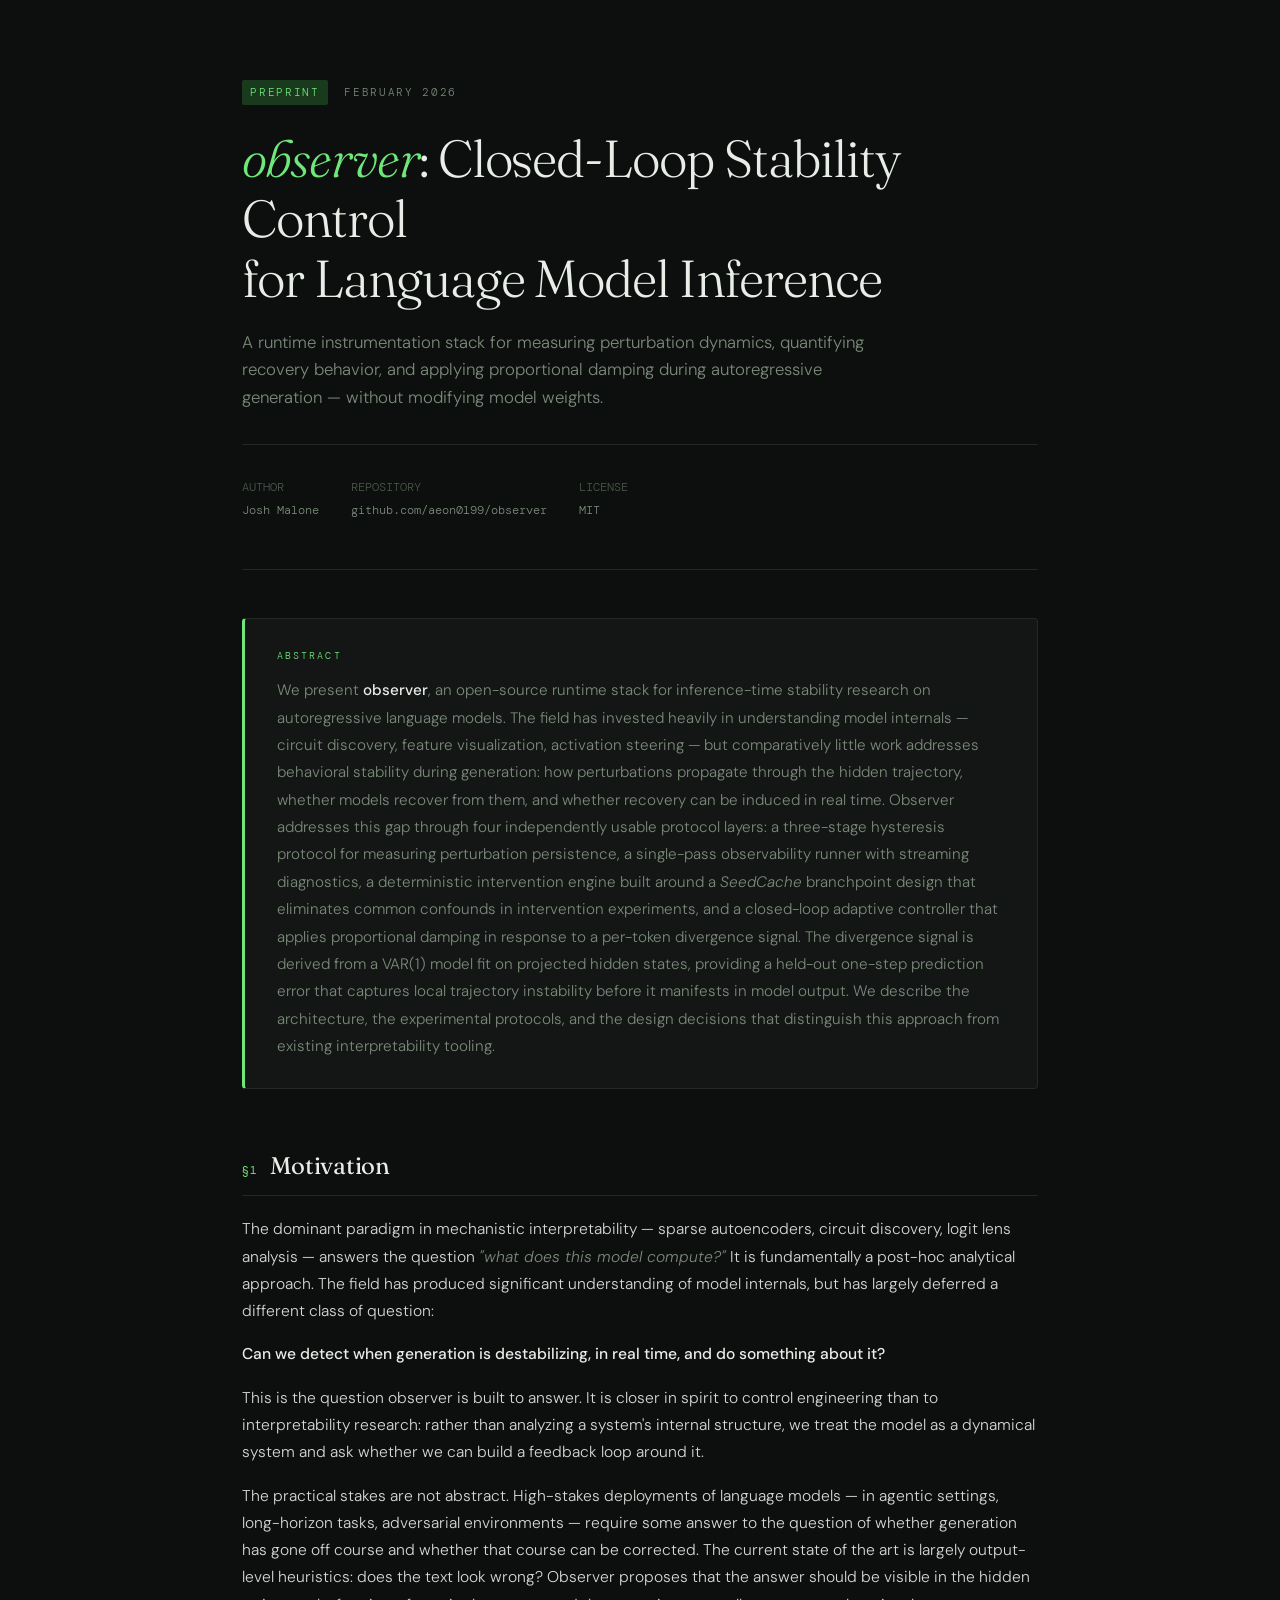
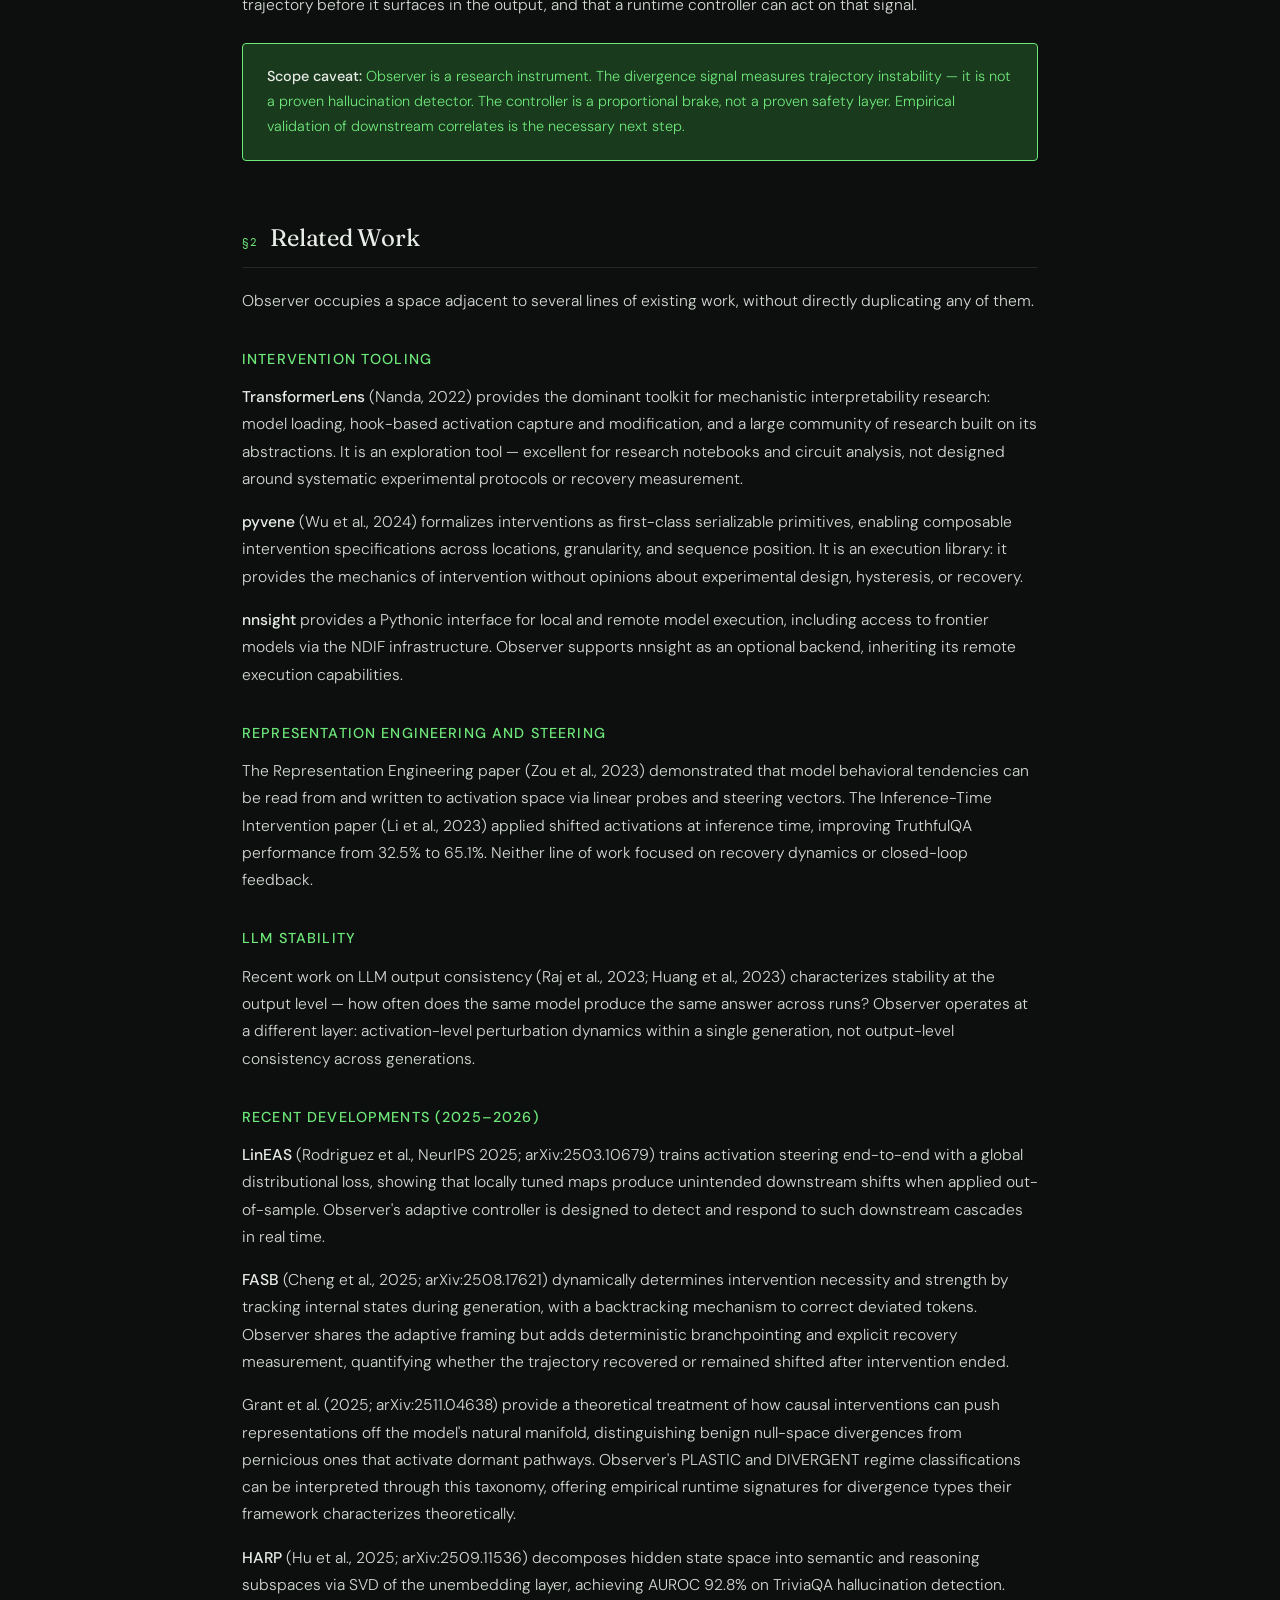
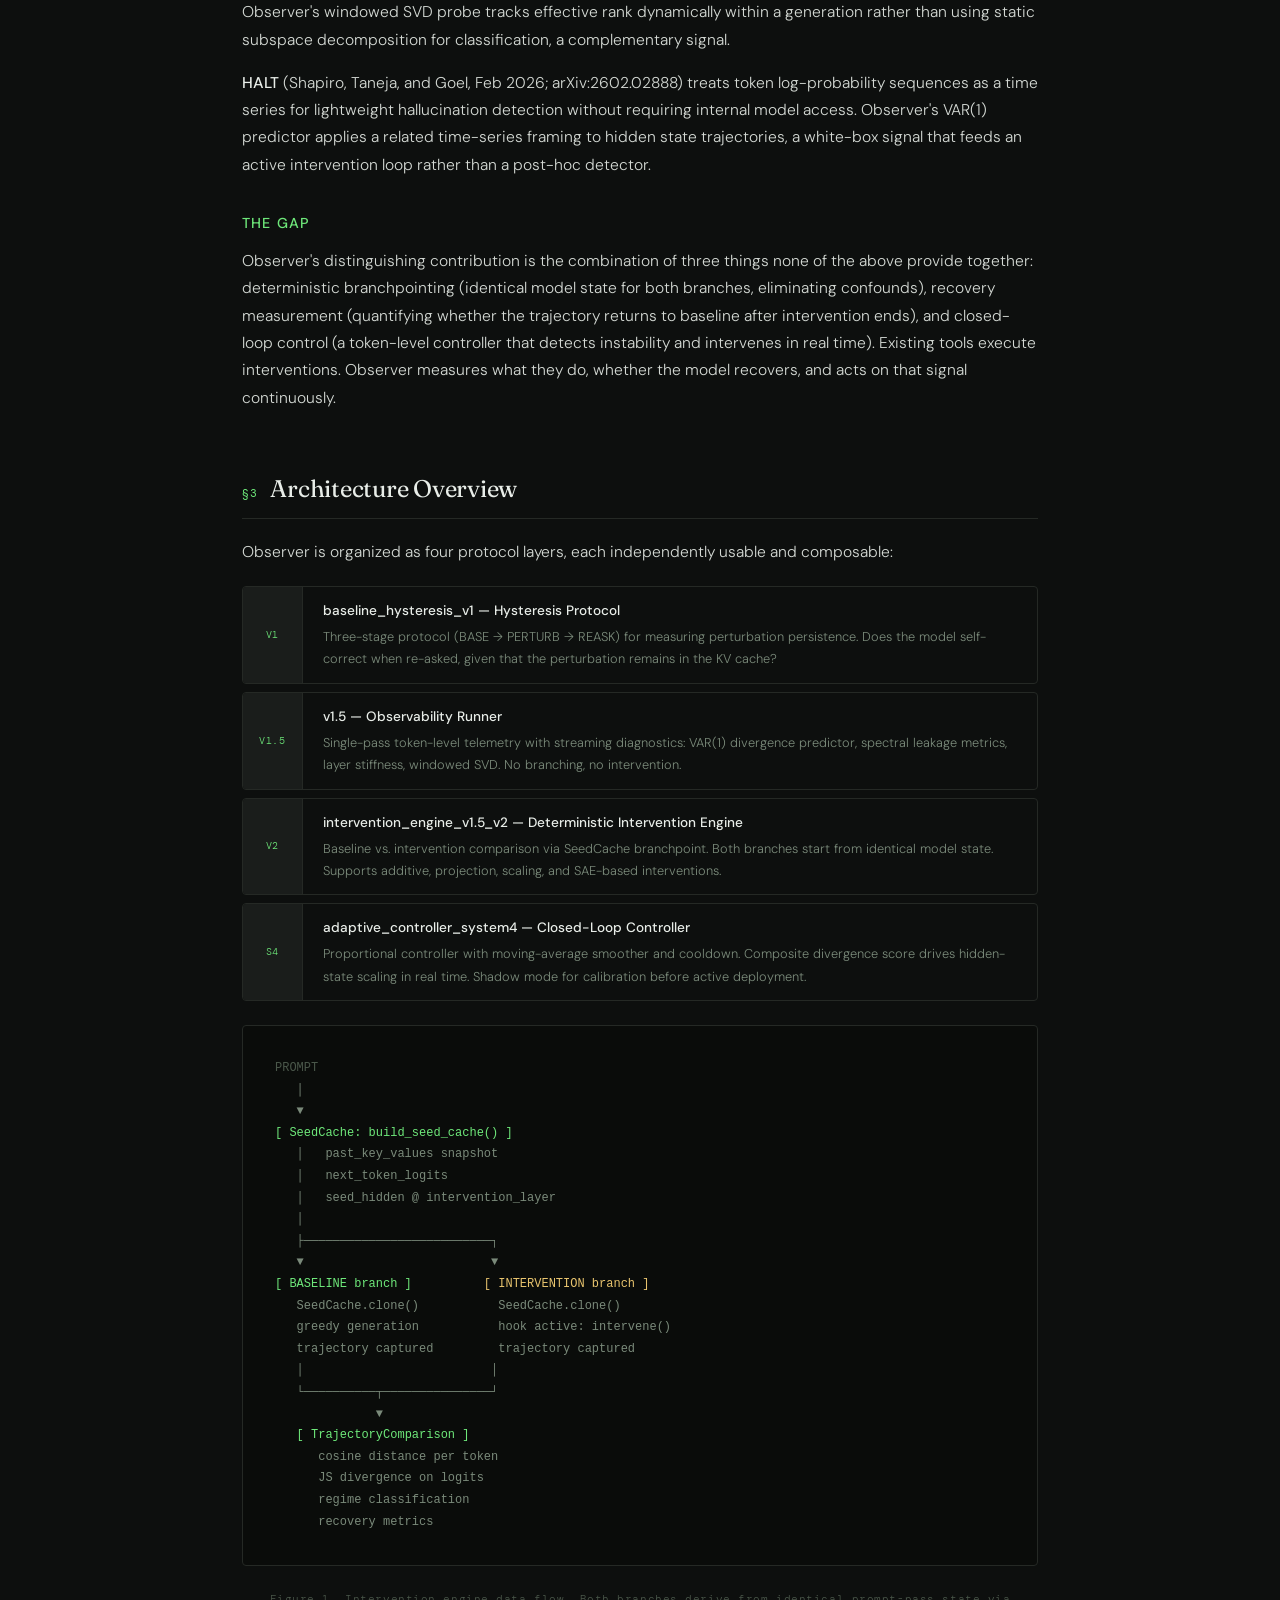
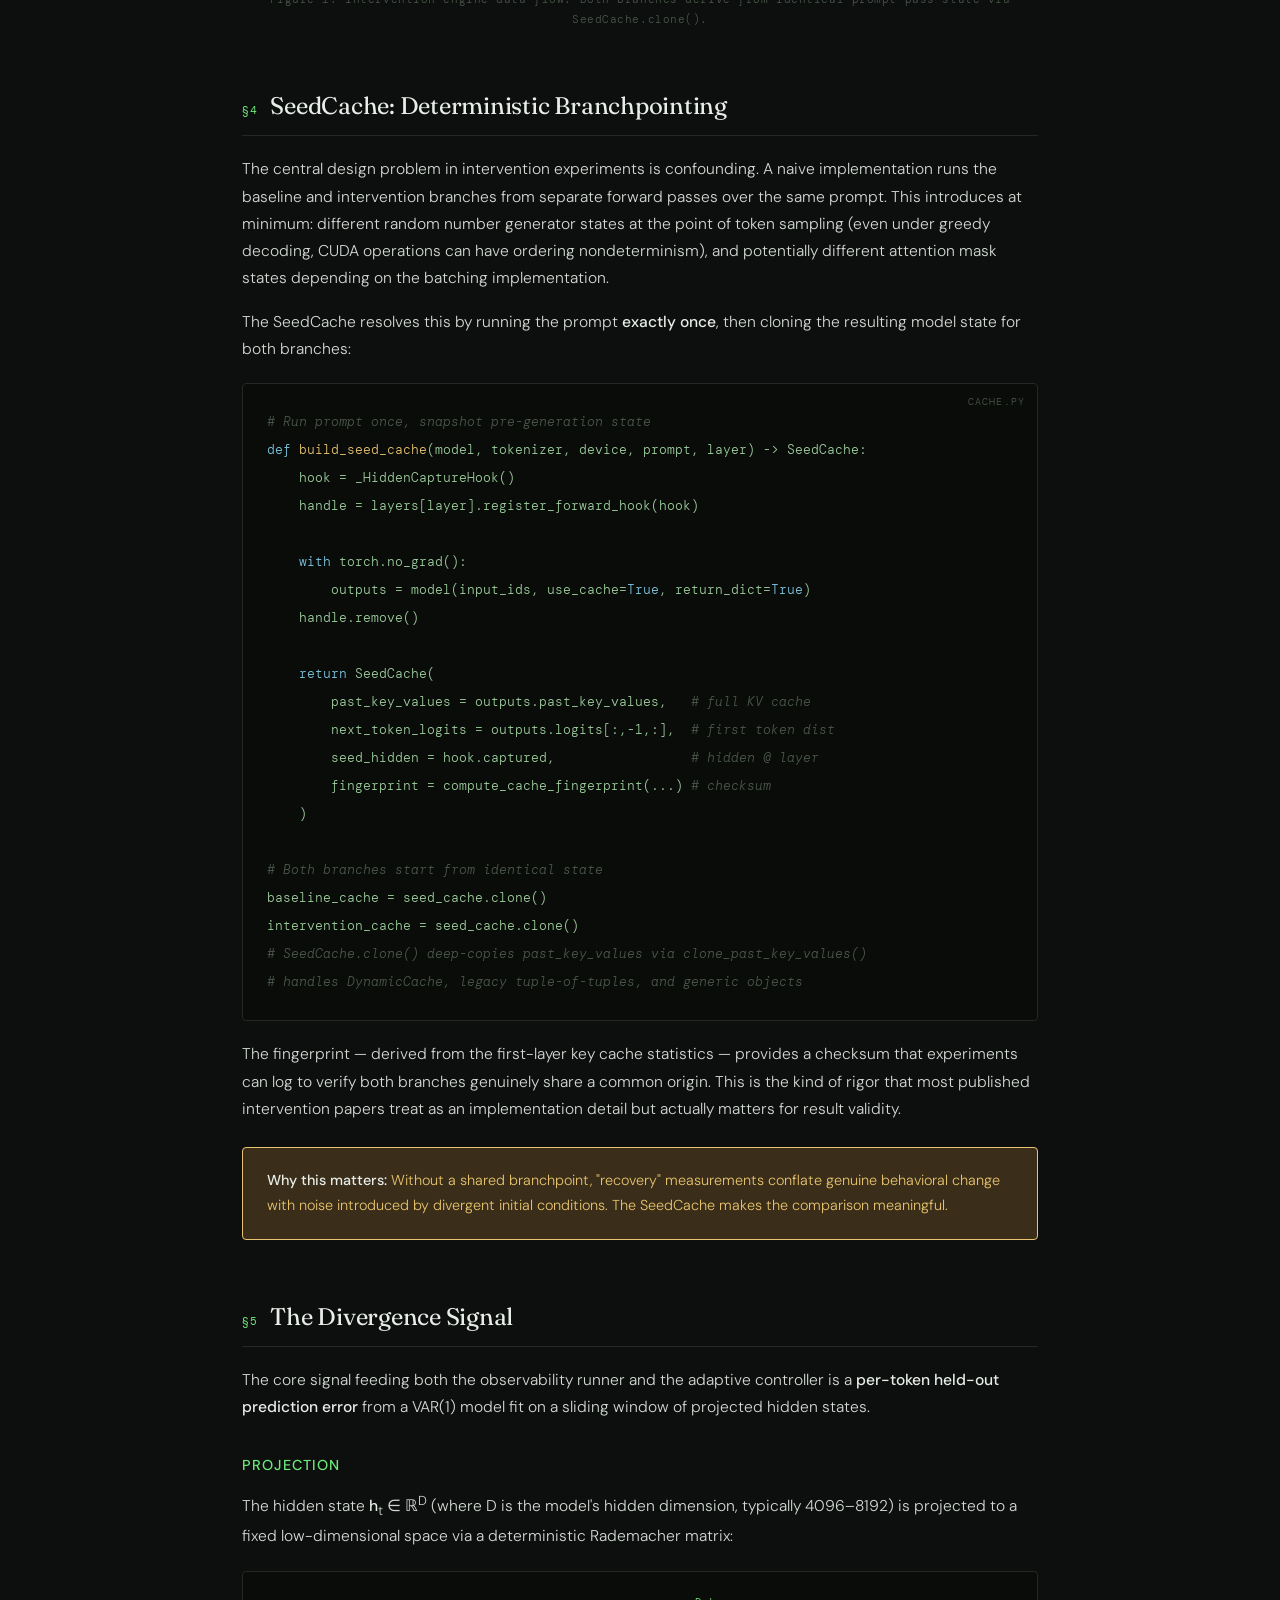
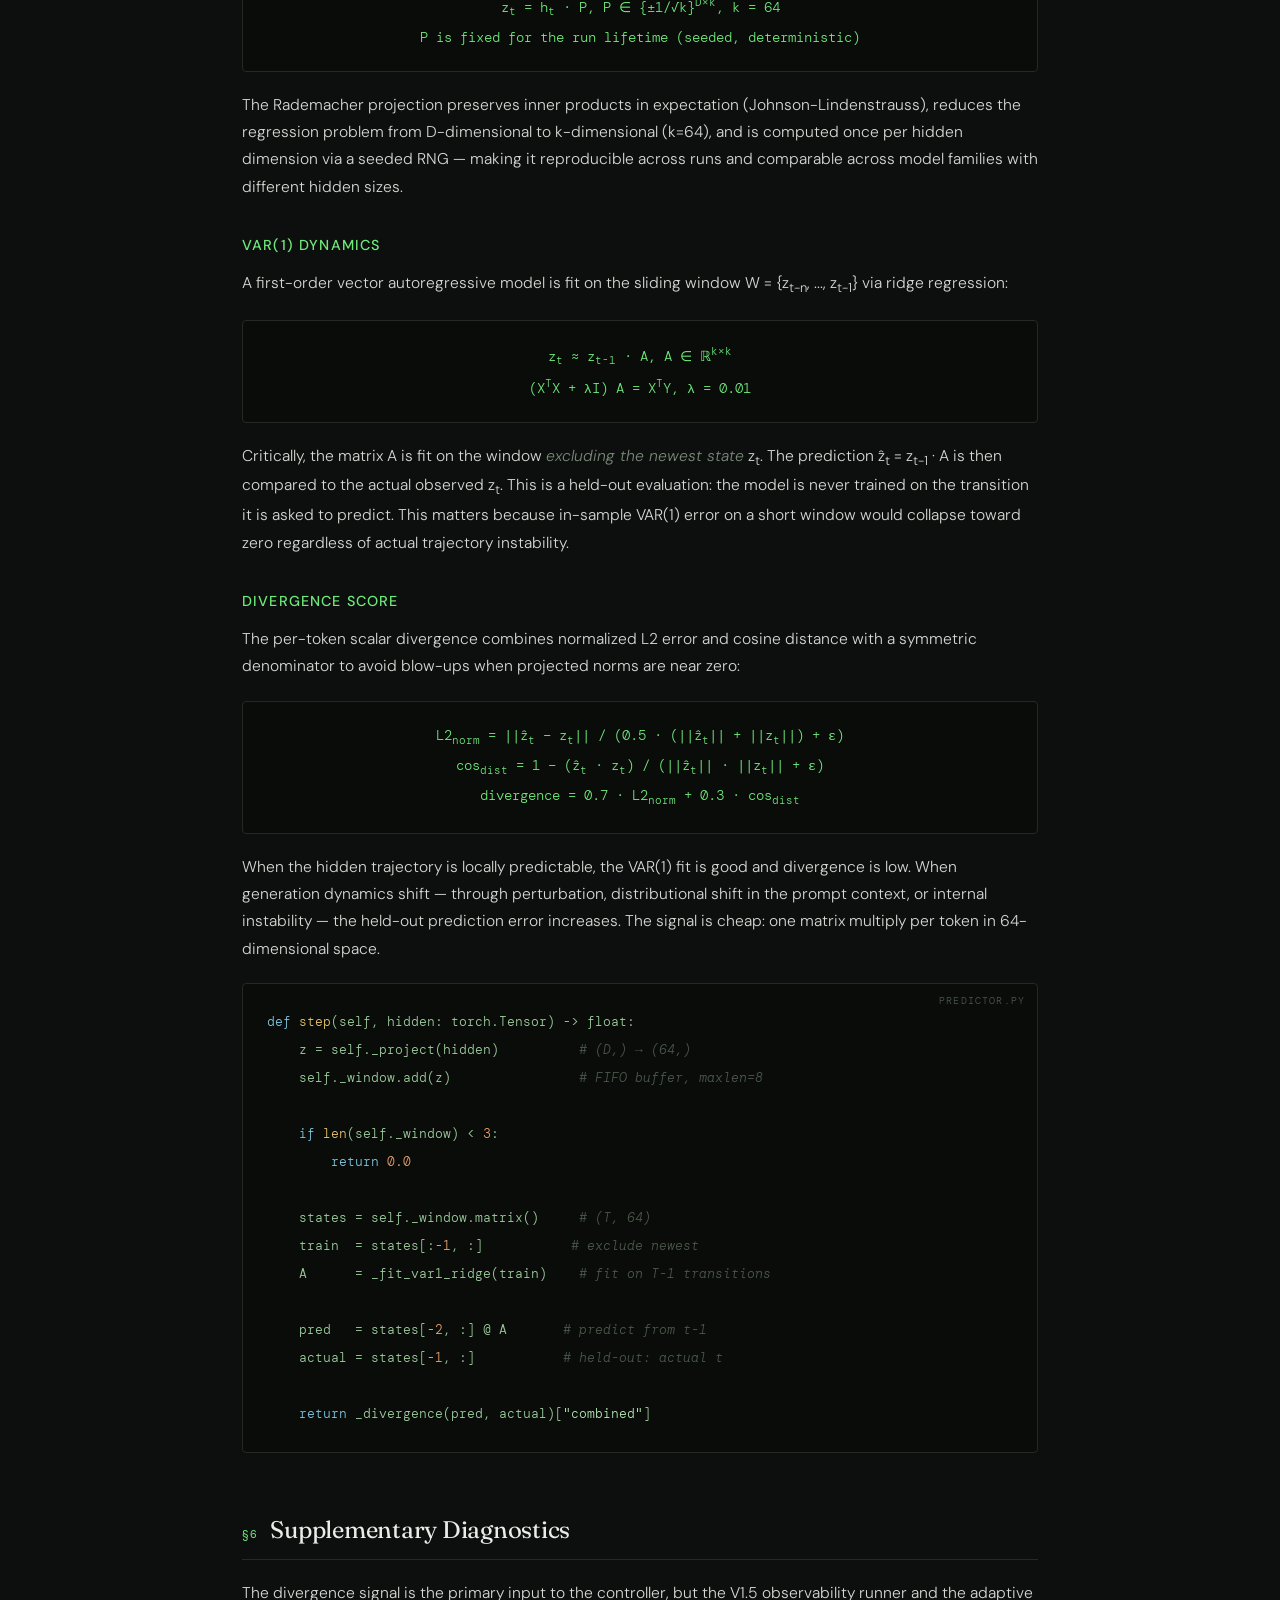
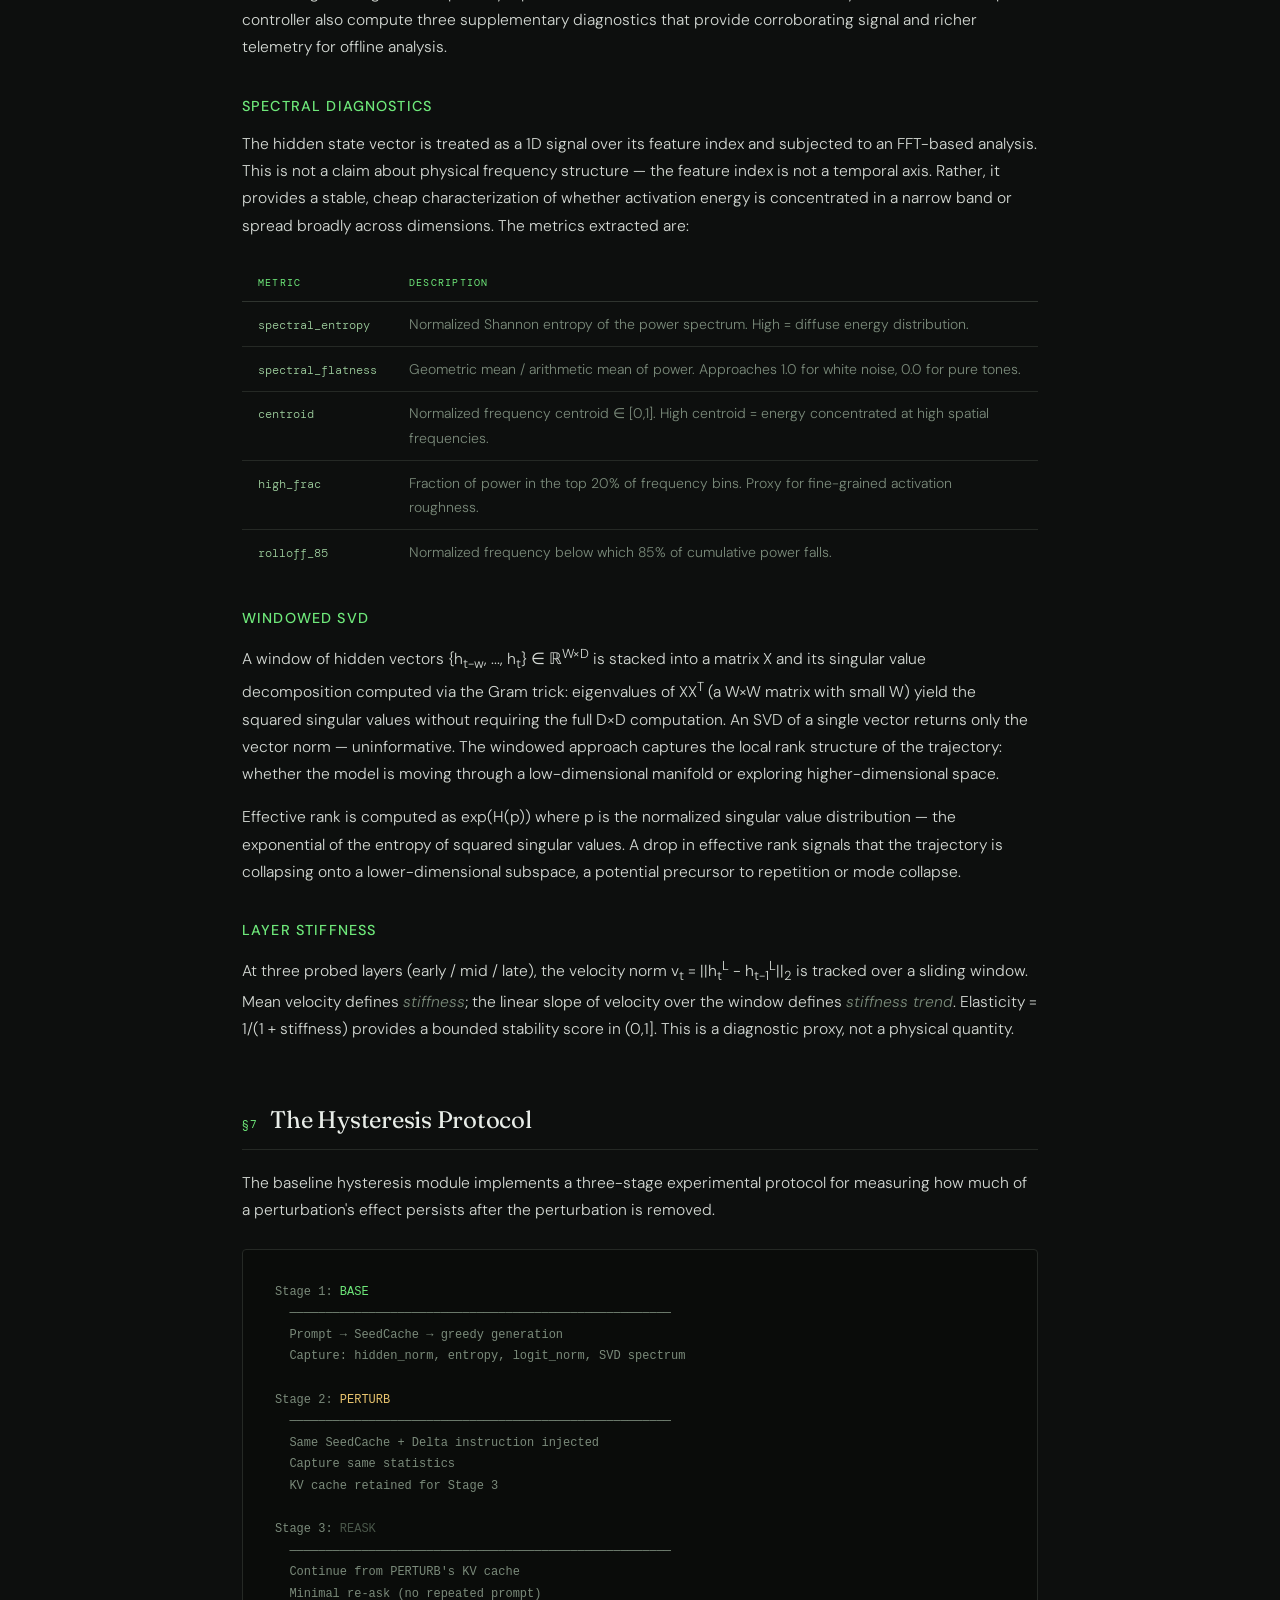
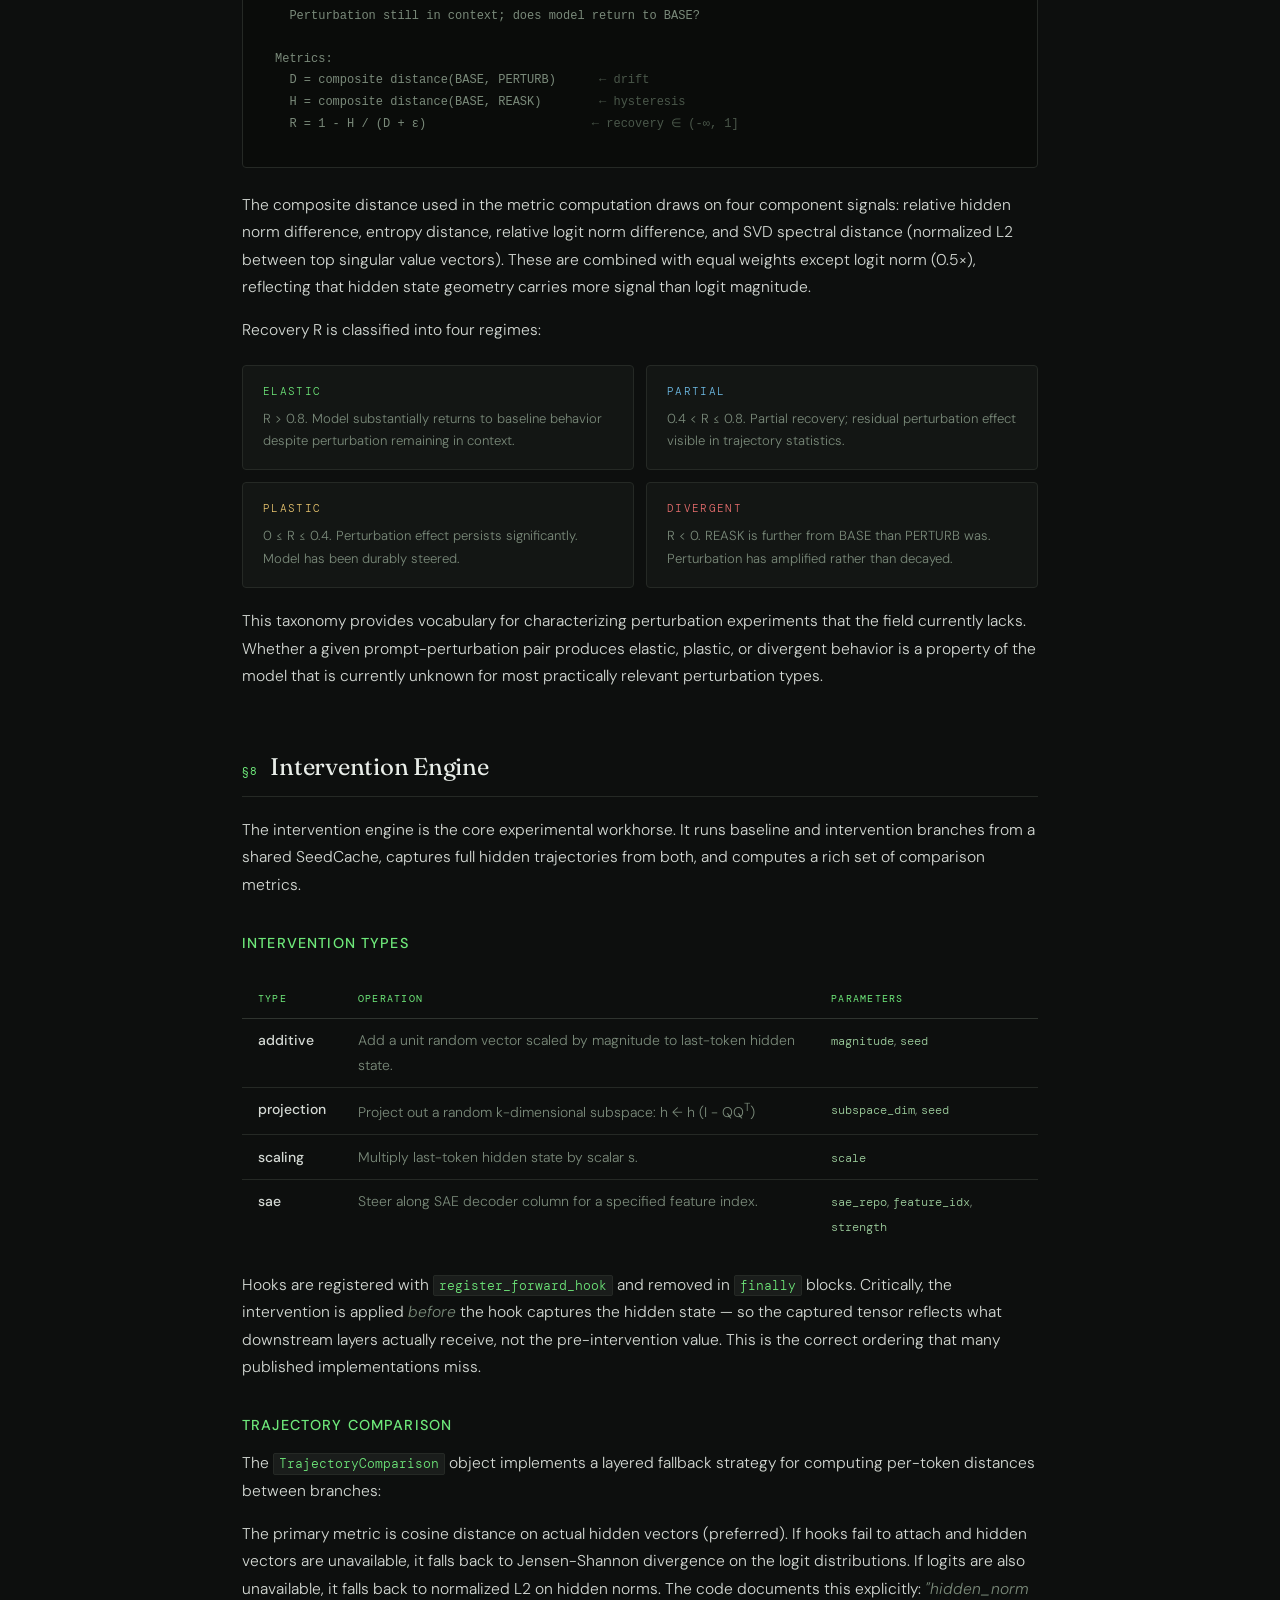
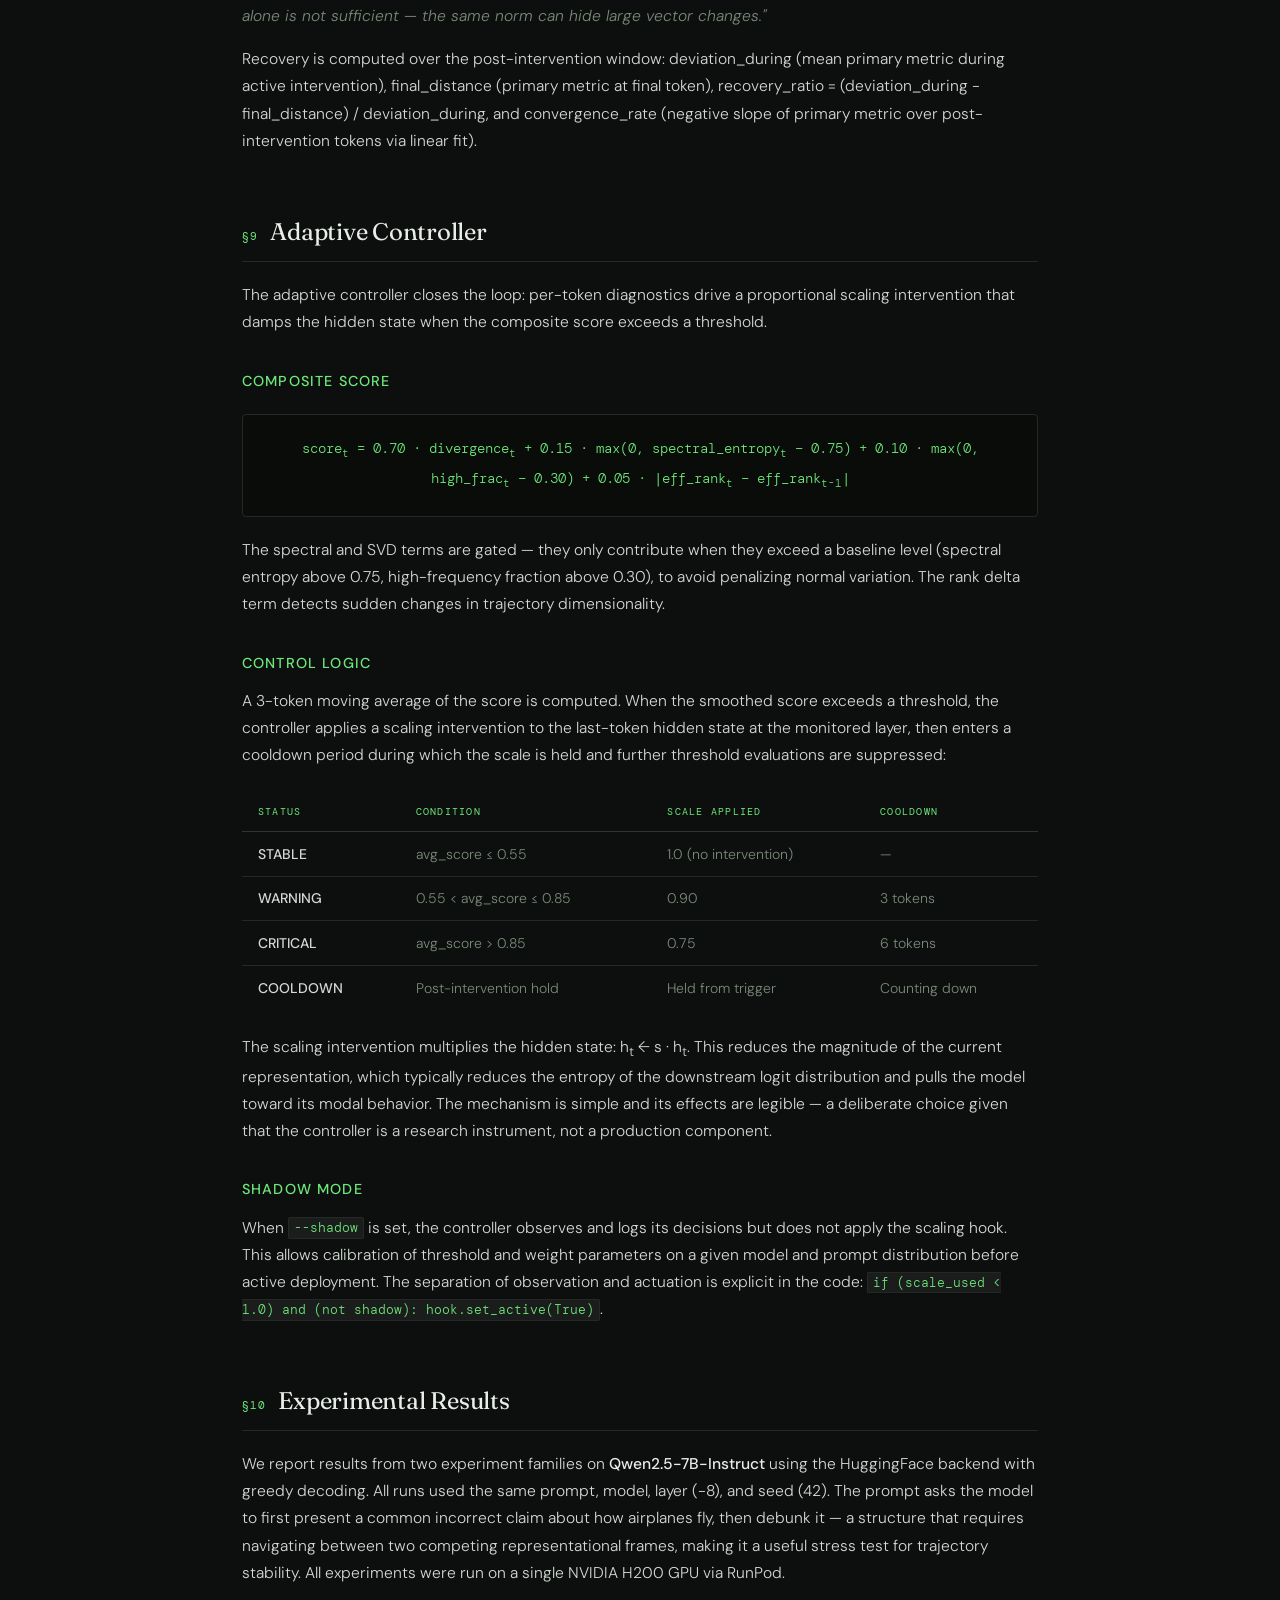
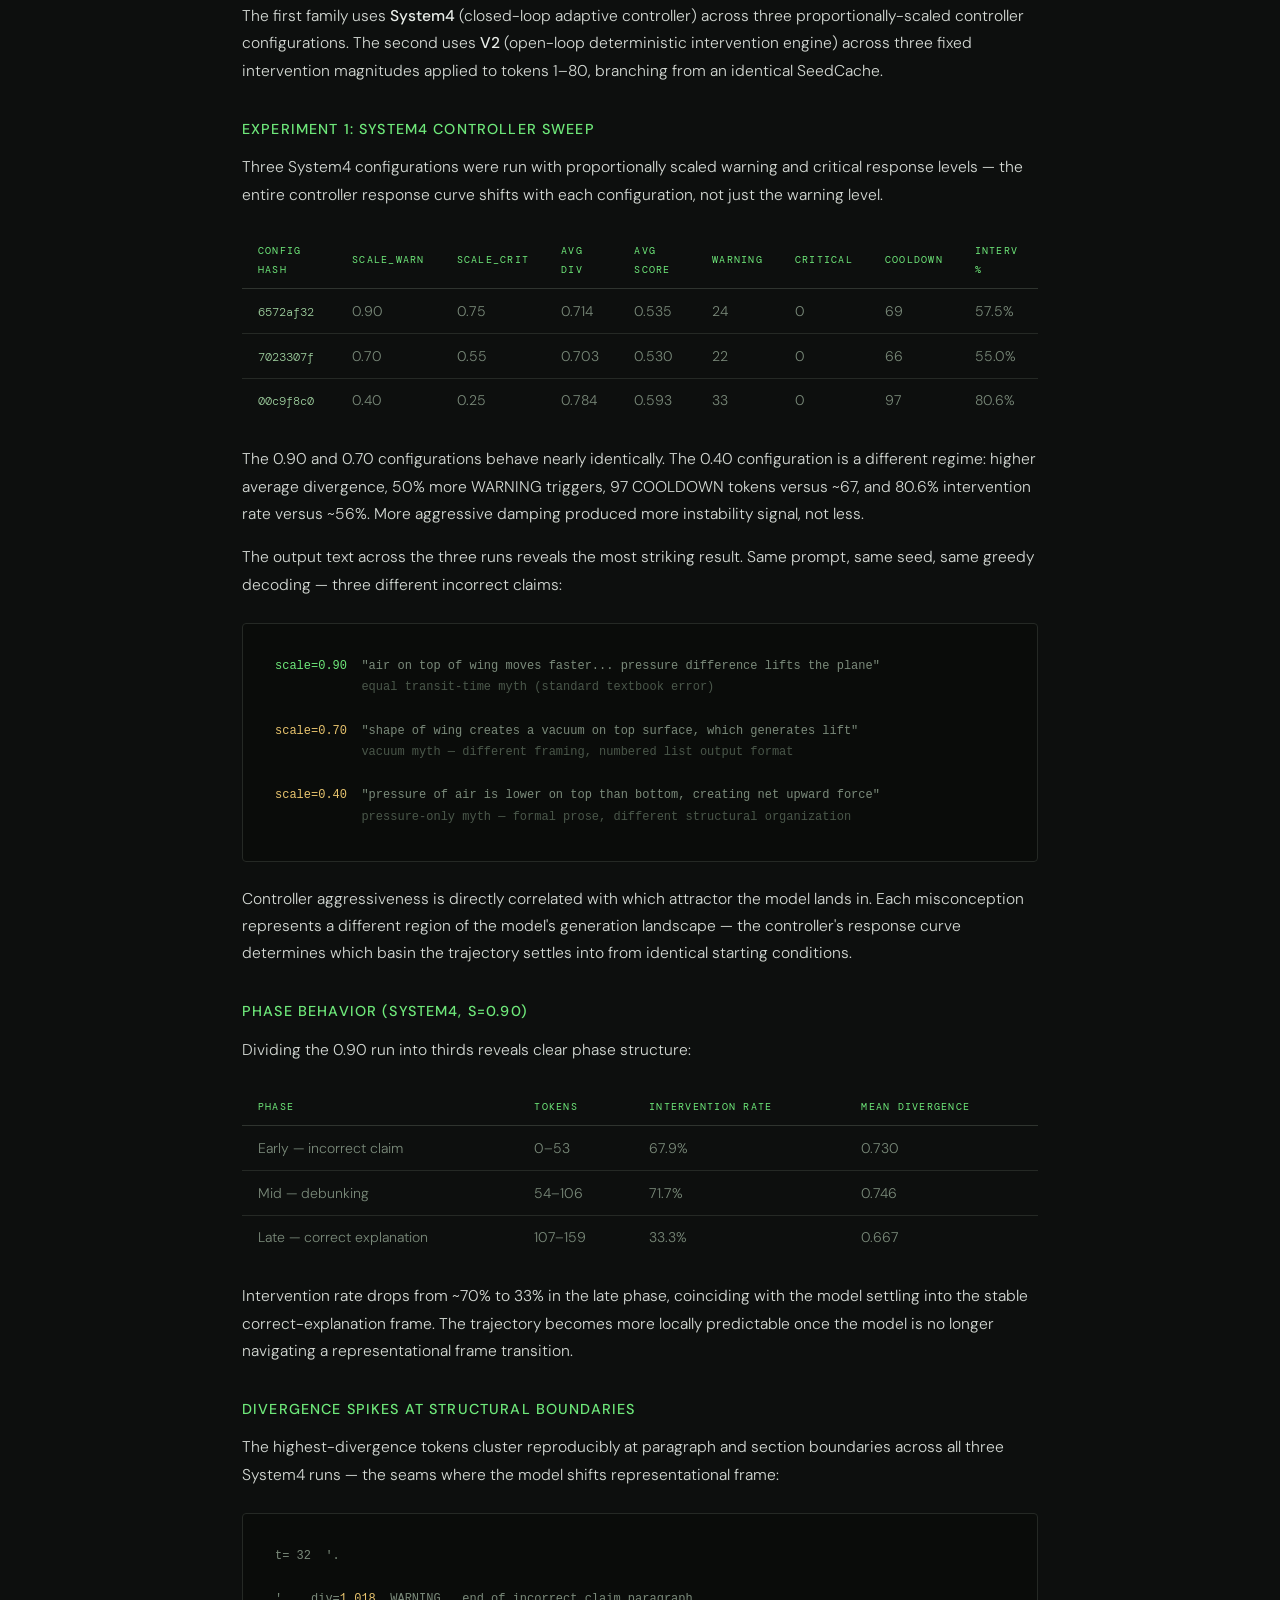
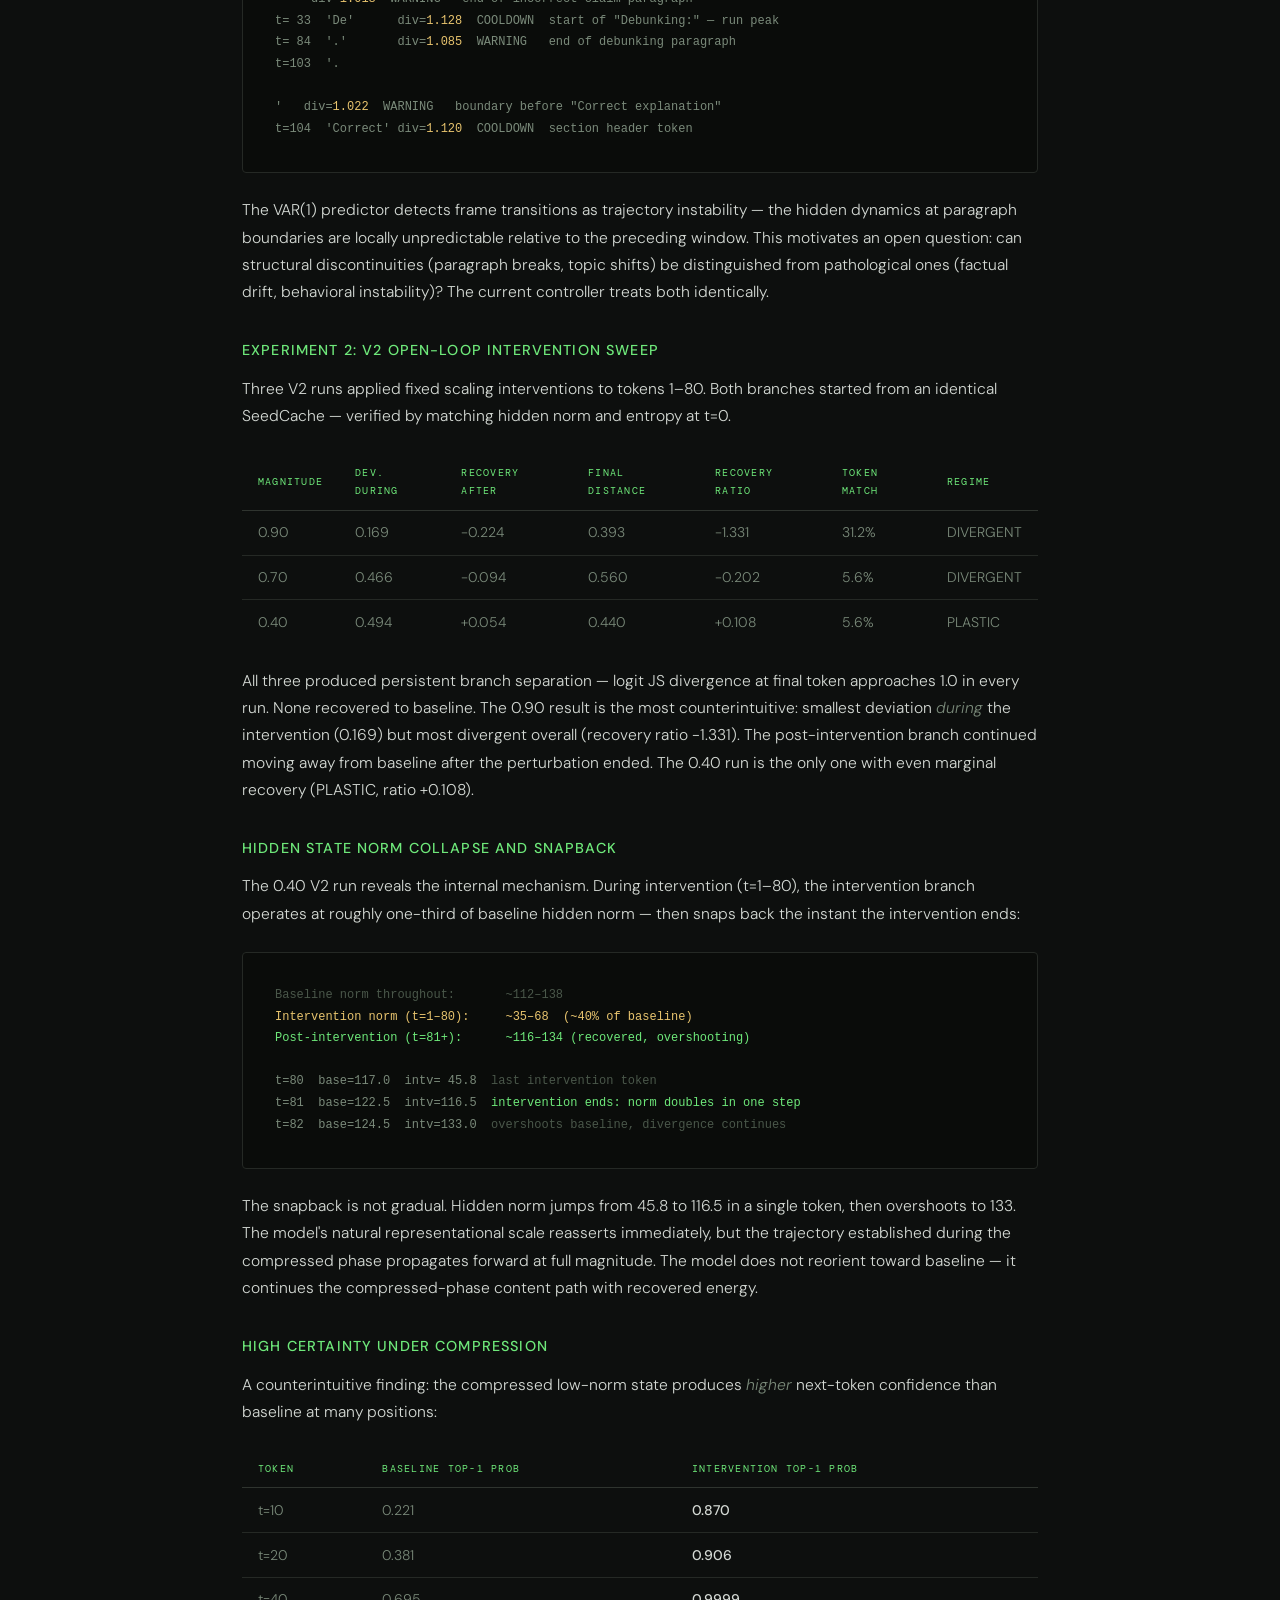
<file: docs/observer_paper.html>
<!DOCTYPE html>
<html lang="en">
<head>
<meta charset="UTF-8">
<meta name="viewport" content="width=device-width, initial-scale=1.0">
<title>observer: Closed-Loop Stability Control for Language Model Inference</title>
<link rel="preconnect" href="https://fonts.googleapis.com">
<link href="https://fonts.googleapis.com/css2?family=DM+Mono:ital,wght@0,300;0,400;0,500;1,300&family=Fraunces:ital,opsz,wght@0,9..144,300;0,9..144,400;0,9..144,600;1,9..144,300;1,9..144,400&family=DM+Sans:ital,wght@0,300;0,400;0,500;1,300&display=swap" rel="stylesheet">
<style>
  :root {
    --bg: #0d0f0e;
    --surface: #131614;
    --surface2: #1a1d1b;
    --border: #252925;
    --border2: #2f342f;
    --text: #d4d9d4;
    --text-dim: #7a8a7a;
    --text-dimmer: #4a574a;
    --accent: #6ee87a;
    --accent2: #3adc4a;
    --accent-dim: #1a3a1e;
    --warn: #e8c46e;
    --warn-dim: #3a2e1a;
    --code-bg: #0a0c0a;
    --red: #e86e6e;
  }

  * { margin: 0; padding: 0; box-sizing: border-box; }

  html {
    font-size: 16px;
    background: var(--bg);
    color: var(--text);
    scroll-behavior: smooth;
  }

  body {
    font-family: 'DM Sans', sans-serif;
    font-weight: 300;
    line-height: 1.75;
    max-width: 860px;
    margin: 0 auto;
    padding: 0 2rem 8rem;
  }

  /* ─── HEADER ─── */
  .paper-header {
    padding: 5rem 0 3rem;
    border-bottom: 1px solid var(--border);
    margin-bottom: 3rem;
    animation: fadeUp 0.8s ease both;
  }

  .label-row {
    display: flex;
    align-items: center;
    gap: 1rem;
    margin-bottom: 1.5rem;
  }

  .label {
    font-family: 'DM Mono', monospace;
    font-size: 0.7rem;
    letter-spacing: 0.15em;
    text-transform: uppercase;
    color: var(--accent);
    background: var(--accent-dim);
    padding: 0.25em 0.75em;
    border-radius: 2px;
  }

  .label-plain {
    font-family: 'DM Mono', monospace;
    font-size: 0.7rem;
    letter-spacing: 0.15em;
    text-transform: uppercase;
    color: var(--text-dim);
  }

  h1 {
    font-family: 'Fraunces', serif;
    font-size: clamp(2rem, 5vw, 3.25rem);
    font-weight: 300;
    line-height: 1.15;
    letter-spacing: -0.02em;
    color: #e8ede8;
    margin-bottom: 1.25rem;
  }

  h1 em {
    font-style: italic;
    color: var(--accent);
  }

  .subtitle {
    font-family: 'DM Sans', sans-serif;
    font-size: 1.05rem;
    color: var(--text-dim);
    font-weight: 300;
    max-width: 640px;
    line-height: 1.65;
  }

  .meta-row {
    display: flex;
    flex-wrap: wrap;
    gap: 2rem;
    margin-top: 2rem;
    padding-top: 2rem;
    border-top: 1px solid var(--border);
  }

  .meta-item {
    font-family: 'DM Mono', monospace;
    font-size: 0.75rem;
    color: var(--text-dimmer);
  }

  .meta-item span {
    color: var(--text-dim);
    display: block;
    margin-top: 0.2em;
  }

  /* ─── SECTIONS ─── */
  section {
    margin-bottom: 3.5rem;
    animation: fadeUp 0.6s ease both;
  }

  h2 {
    font-family: 'Fraunces', serif;
    font-size: 1.5rem;
    font-weight: 400;
    color: #e8ede8;
    letter-spacing: -0.01em;
    margin-bottom: 1.25rem;
    padding-bottom: 0.5rem;
    border-bottom: 1px solid var(--border);
    display: flex;
    align-items: baseline;
    gap: 0.75rem;
  }

  h2 .sec-num {
    font-family: 'DM Mono', monospace;
    font-size: 0.7rem;
    color: var(--accent);
    letter-spacing: 0.1em;
  }

  h3 {
    font-family: 'DM Sans', sans-serif;
    font-size: 0.9rem;
    font-weight: 500;
    color: var(--accent);
    letter-spacing: 0.08em;
    text-transform: uppercase;
    margin: 2rem 0 0.75rem;
  }

  p {
    font-size: 0.975rem;
    color: var(--text);
    margin-bottom: 1rem;
    font-weight: 300;
  }

  strong {
    font-weight: 500;
    color: #e8ede8;
  }

  em {
    font-style: italic;
    color: var(--text-dim);
  }

  /* ─── ABSTRACT BOX ─── */
  .abstract {
    background: var(--surface);
    border: 1px solid var(--border);
    border-left: 3px solid var(--accent);
    padding: 1.75rem 2rem;
    border-radius: 4px;
    margin-bottom: 3.5rem;
    animation: fadeUp 0.7s ease both;
  }

  .abstract-label {
    font-family: 'DM Mono', monospace;
    font-size: 0.65rem;
    letter-spacing: 0.2em;
    text-transform: uppercase;
    color: var(--accent);
    margin-bottom: 0.75rem;
  }

  .abstract p {
    font-size: 0.95rem;
    line-height: 1.8;
    color: var(--text-dim);
    margin-bottom: 0;
  }

  /* ─── CODE ─── */
  pre {
    background: var(--code-bg);
    border: 1px solid var(--border);
    border-radius: 4px;
    padding: 1.5rem;
    overflow-x: auto;
    margin: 1.25rem 0;
    position: relative;
  }

  pre .code-label {
    position: absolute;
    top: 0.6rem;
    right: 0.75rem;
    font-family: 'DM Mono', monospace;
    font-size: 0.6rem;
    letter-spacing: 0.12em;
    text-transform: uppercase;
    color: var(--text-dimmer);
  }

  code {
    font-family: 'DM Mono', monospace;
    font-size: 0.8rem;
    line-height: 1.7;
    color: #9ecf9e;
  }

  p code, li code {
    background: var(--surface2);
    border: 1px solid var(--border);
    padding: 0.1em 0.4em;
    border-radius: 2px;
    font-size: 0.8rem;
    color: var(--accent);
  }

  .comment { color: var(--text-dimmer); font-style: italic; }
  .kw { color: #7ec8e3; }
  .fn { color: #e8c46e; }
  .str { color: #b5e8b5; }
  .num { color: #e8a06e; }

  /* ─── CALLOUT ─── */
  .callout {
    background: var(--warn-dim);
    border: 1px solid var(--warn);
    border-radius: 4px;
    padding: 1.25rem 1.5rem;
    margin: 1.5rem 0;
  }

  .callout p {
    color: var(--warn);
    font-size: 0.9rem;
    margin: 0;
  }

  .callout-green {
    background: var(--accent-dim);
    border-color: var(--accent);
  }

  .callout-green p {
    color: var(--accent);
  }

  /* ─── FORMULA ─── */
  .formula {
    background: var(--code-bg);
    border: 1px solid var(--border);
    border-radius: 4px;
    padding: 1.25rem 2rem;
    margin: 1.25rem 0;
    text-align: center;
    font-family: 'DM Mono', monospace;
    font-size: 0.85rem;
    color: var(--accent);
    line-height: 2;
    overflow-x: auto;
  }

  /* ─── TABLE ─── */
  .table-wrap {
    overflow-x: auto;
    margin: 1.5rem 0;
  }

  table {
    width: 100%;
    border-collapse: collapse;
    font-size: 0.85rem;
  }

  th {
    font-family: 'DM Mono', monospace;
    font-size: 0.65rem;
    letter-spacing: 0.12em;
    text-transform: uppercase;
    color: var(--accent);
    border-bottom: 1px solid var(--border2);
    padding: 0.6rem 1rem;
    text-align: left;
    font-weight: 400;
  }

  td {
    padding: 0.6rem 1rem;
    border-bottom: 1px solid var(--border);
    color: var(--text-dim);
    font-size: 0.875rem;
    vertical-align: top;
  }

  tr:last-child td { border-bottom: none; }

  td strong { color: var(--text); }
  td code { font-size: 0.75rem; }

  /* ─── FIGURE / DIAGRAM ─── */
  .diagram {
    background: var(--code-bg);
    border: 1px solid var(--border);
    border-radius: 4px;
    padding: 2rem;
    margin: 1.5rem 0;
    font-family: 'DM Mono', monospace;
    font-size: 0.75rem;
    color: var(--text-dim);
    line-height: 1.8;
    overflow-x: auto;
  }

  .diagram .d-accent { color: var(--accent); }
  .diagram .d-warn { color: var(--warn); }
  .diagram .d-dim { color: var(--text-dimmer); }

  .fig-caption {
    font-family: 'DM Mono', monospace;
    font-size: 0.7rem;
    color: var(--text-dimmer);
    text-align: center;
    margin-top: 0.5rem;
    letter-spacing: 0.05em;
  }

  /* ─── REGIME GRID ─── */
  .regime-grid {
    display: grid;
    grid-template-columns: repeat(2, 1fr);
    gap: 0.75rem;
    margin: 1.25rem 0;
  }

  .regime-card {
    background: var(--surface);
    border: 1px solid var(--border);
    border-radius: 4px;
    padding: 1rem 1.25rem;
  }

  .regime-card .rc-label {
    font-family: 'DM Mono', monospace;
    font-size: 0.7rem;
    letter-spacing: 0.12em;
    margin-bottom: 0.4rem;
  }

  .rc-elastic { color: var(--accent); }
  .rc-partial { color: #6ebde8; }
  .rc-plastic { color: var(--warn); }
  .rc-divergent { color: var(--red); }

  .regime-card p {
    font-size: 0.82rem;
    color: var(--text-dim);
    margin: 0;
  }

  /* ─── COMPONENT STACK ─── */
  .stack {
    display: flex;
    flex-direction: column;
    gap: 0.5rem;
    margin: 1.25rem 0;
  }

  .stack-item {
    display: flex;
    align-items: stretch;
    gap: 0;
    border: 1px solid var(--border);
    border-radius: 4px;
    overflow: hidden;
  }

  .stack-tag {
    font-family: 'DM Mono', monospace;
    font-size: 0.65rem;
    letter-spacing: 0.08em;
    padding: 0.75rem 0.9rem;
    background: var(--surface2);
    color: var(--accent);
    border-right: 1px solid var(--border);
    min-width: 60px;
    display: flex;
    align-items: center;
    justify-content: center;
    text-transform: uppercase;
    writing-mode: horizontal-tb;
    white-space: nowrap;
  }

  .stack-content {
    padding: 0.75rem 1.25rem;
    flex: 1;
  }

  .stack-content strong {
    font-size: 0.85rem;
    display: block;
    margin-bottom: 0.2rem;
  }

  .stack-content p {
    font-size: 0.8rem;
    color: var(--text-dim);
    margin: 0;
  }

  /* ─── FOOTNOTES ─── */
  .footnotes {
    border-top: 1px solid var(--border);
    margin-top: 4rem;
    padding-top: 1.5rem;
    font-family: 'DM Mono', monospace;
    font-size: 0.72rem;
    color: var(--text-dimmer);
    line-height: 1.7;
  }

  .footnotes a {
    color: var(--accent);
    text-decoration: none;
  }

  /* ─── ANIMATIONS ─── */
  @keyframes fadeUp {
    from { opacity: 0; transform: translateY(16px); }
    to { opacity: 1; transform: translateY(0); }
  }

  section:nth-child(1) { animation-delay: 0.05s; }
  section:nth-child(2) { animation-delay: 0.1s; }
  section:nth-child(3) { animation-delay: 0.15s; }
  section:nth-child(4) { animation-delay: 0.2s; }
  section:nth-child(5) { animation-delay: 0.25s; }

  /* ─── RESPONSIVE ─── */
  @media (max-width: 600px) {
    body { padding: 0 1rem 5rem; }
    .regime-grid { grid-template-columns: 1fr; }
    .meta-row { gap: 1rem; }
  }
</style>
</head>
<body>

<header class="paper-header">
  <div class="label-row">
    <span class="label">Preprint</span>
    <span class="label-plain">February 2026</span>
  </div>
  <h1><em>observer</em>: Closed-Loop Stability Control<br>for Language Model Inference</h1>
  <p class="subtitle">
    A runtime instrumentation stack for measuring perturbation dynamics, 
    quantifying recovery behavior, and applying proportional damping 
    during autoregressive generation — without modifying model weights.
  </p>
  <div class="meta-row">
    <div class="meta-item">AUTHOR<span>Josh Malone</span></div>
    <div class="meta-item">REPOSITORY<span>github.com/aeon0199/observer</span></div>
    <div class="meta-item">LICENSE<span>MIT</span></div>
  </div>
</header>

<div class="abstract">
  <div class="abstract-label">Abstract</div>
  <p>
    We present <strong>observer</strong>, an open-source runtime stack for inference-time stability research on autoregressive language models. 
    The field has invested heavily in understanding model internals — circuit discovery, feature visualization, activation steering — 
    but comparatively little work addresses behavioral stability during generation: how perturbations propagate through 
    the hidden trajectory, whether models recover from them, and whether recovery can be induced in real time.
    Observer addresses this gap through four independently usable protocol layers: a three-stage hysteresis protocol 
    for measuring perturbation persistence, a single-pass observability runner with streaming diagnostics, 
    a deterministic intervention engine built around a <em>SeedCache</em> branchpoint design that eliminates 
    common confounds in intervention experiments, and a closed-loop adaptive controller that applies proportional 
    damping in response to a per-token divergence signal. The divergence signal is derived from a VAR(1) model 
    fit on projected hidden states, providing a held-out one-step prediction error that captures local trajectory 
    instability before it manifests in model output. We describe the architecture, the experimental protocols, 
    and the design decisions that distinguish this approach from existing interpretability tooling.
  </p>
</div>

<section>
  <h2><span class="sec-num">§1</span> Motivation</h2>
  <p>
    The dominant paradigm in mechanistic interpretability — sparse autoencoders, circuit discovery, logit lens analysis — 
    answers the question <em>"what does this model compute?"</em> It is fundamentally a post-hoc analytical approach. 
    The field has produced significant understanding of model internals, but has largely deferred a different class of question:
  </p>
  <p>
    <strong>Can we detect when generation is destabilizing, in real time, and do something about it?</strong>
  </p>
  <p>
    This is the question observer is built to answer. It is closer in spirit to control engineering than to interpretability 
    research: rather than analyzing a system's internal structure, we treat the model as a dynamical system 
    and ask whether we can build a feedback loop around it.
  </p>
  <p>
    The practical stakes are not abstract. High-stakes deployments of language models — in agentic settings, 
    long-horizon tasks, adversarial environments — require some answer to the question of whether generation 
    has gone off course and whether that course can be corrected. The current state of the art is largely 
    output-level heuristics: does the text look wrong? Observer proposes that the answer should be 
    visible in the hidden trajectory before it surfaces in the output, and that a runtime controller 
    can act on that signal.
  </p>

  <div class="callout callout-green">
    <p>
      <strong>Scope caveat:</strong> Observer is a research instrument. The divergence signal measures 
      trajectory instability — it is not a proven hallucination detector. The controller is a proportional 
      brake, not a proven safety layer. Empirical validation of downstream correlates is the necessary next step.
    </p>
  </div>
</section>

<section>
  <h2><span class="sec-num">§2</span> Related Work</h2>
  <p>
    Observer occupies a space adjacent to several lines of existing work, without directly duplicating any of them.
  </p>

  <h3>Intervention Tooling</h3>
  <p>
    <strong>TransformerLens</strong> (Nanda, 2022) provides the dominant toolkit for mechanistic interpretability 
    research: model loading, hook-based activation capture and modification, and a large community of research 
    built on its abstractions. It is an exploration tool — excellent for research notebooks and circuit analysis, 
    not designed around systematic experimental protocols or recovery measurement.
  </p>
  <p>
    <strong>pyvene</strong> (Wu et al., 2024) formalizes interventions as first-class serializable primitives, 
    enabling composable intervention specifications across locations, granularity, and sequence position. 
    It is an execution library: it provides the mechanics of intervention without opinions about experimental design, 
    hysteresis, or recovery.
  </p>
  <p>
    <strong>nnsight</strong> provides a Pythonic interface for local and remote model execution, including 
    access to frontier models via the NDIF infrastructure. Observer supports nnsight as an optional backend, 
    inheriting its remote execution capabilities.
  </p>

  <h3>Representation Engineering and Steering</h3>
  <p>
    The Representation Engineering paper (Zou et al., 2023) demonstrated that model behavioral tendencies 
    can be read from and written to activation space via linear probes and steering vectors. The Inference-Time 
    Intervention paper (Li et al., 2023) applied shifted activations at inference time, improving TruthfulQA 
    performance from 32.5% to 65.1%. Neither line of work focused on recovery dynamics or closed-loop feedback.
  </p>

  <h3>LLM Stability</h3>
  <p>
    Recent work on LLM output consistency (Raj et al., 2023; Huang et al., 2023) characterizes stability 
    at the output level — how often does the same model produce the same answer across runs? 
    Observer operates at a different layer: activation-level perturbation dynamics within a single generation, 
    not output-level consistency across generations.
  </p>

  <h3>Recent Developments (2025–2026)</h3>
  <p>
    <strong>LinEAS</strong> (Rodriguez et al., NeurIPS 2025; arXiv:2503.10679) trains activation steering end-to-end
    with a global distributional loss, showing that locally tuned maps produce unintended downstream shifts when
    applied out-of-sample. Observer's adaptive controller is designed to detect and respond to such downstream
    cascades in real time.
  </p>
  <p>
    <strong>FASB</strong> (Cheng et al., 2025; arXiv:2508.17621) dynamically determines intervention necessity and
    strength by tracking internal states during generation, with a backtracking mechanism to correct deviated tokens.
    Observer shares the adaptive framing but adds deterministic branchpointing and explicit recovery measurement,
    quantifying whether the trajectory recovered or remained shifted after intervention ended.
  </p>
  <p>
    Grant et al. (2025; arXiv:2511.04638) provide a theoretical treatment of how causal interventions can push
    representations off the model's natural manifold, distinguishing benign null-space divergences from pernicious
    ones that activate dormant pathways. Observer's PLASTIC and DIVERGENT regime classifications can be interpreted
    through this taxonomy, offering empirical runtime signatures for divergence types their framework characterizes
    theoretically.
  </p>
  <p>
    <strong>HARP</strong> (Hu et al., 2025; arXiv:2509.11536) decomposes hidden state space into semantic and
    reasoning subspaces via SVD of the unembedding layer, achieving AUROC 92.8% on TriviaQA hallucination detection.
    Observer's windowed SVD probe tracks effective rank dynamically within a generation rather than using static
    subspace decomposition for classification, a complementary signal.
  </p>
  <p>
    <strong>HALT</strong> (Shapiro, Taneja, and Goel, Feb 2026; arXiv:2602.02888) treats token log-probability
    sequences as a time series for lightweight hallucination detection without requiring internal model access.
    Observer's VAR(1) predictor applies a related time-series framing to hidden state trajectories, a white-box
    signal that feeds an active intervention loop rather than a post-hoc detector.
  </p>

  <h3>The Gap</h3>
  <p>
    Observer's distinguishing contribution is the combination of three things none of the above provide together:
    deterministic branchpointing (identical model state for both branches, eliminating confounds), recovery
    measurement (quantifying whether the trajectory returns to baseline after intervention ends), and closed-loop
    control (a token-level controller that detects instability and intervenes in real time). Existing tools execute
    interventions. Observer measures what they do, whether the model recovers, and acts on that signal continuously.
  </p>
</section>

<section>
  <h2><span class="sec-num">§3</span> Architecture Overview</h2>
  <p>
    Observer is organized as four protocol layers, each independently usable and composable:
  </p>

  <div class="stack">
    <div class="stack-item">
      <div class="stack-tag">V1</div>
      <div class="stack-content">
        <strong>baseline_hysteresis_v1 — Hysteresis Protocol</strong>
        <p>Three-stage protocol (BASE → PERTURB → REASK) for measuring perturbation persistence. Does the model self-correct when re-asked, given that the perturbation remains in the KV cache?</p>
      </div>
    </div>
    <div class="stack-item">
      <div class="stack-tag">V1.5</div>
      <div class="stack-content">
        <strong>v1.5 — Observability Runner</strong>
        <p>Single-pass token-level telemetry with streaming diagnostics: VAR(1) divergence predictor, spectral leakage metrics, layer stiffness, windowed SVD. No branching, no intervention.</p>
      </div>
    </div>
    <div class="stack-item">
      <div class="stack-tag">V2</div>
      <div class="stack-content">
        <strong>intervention_engine_v1.5_v2 — Deterministic Intervention Engine</strong>
        <p>Baseline vs. intervention comparison via SeedCache branchpoint. Both branches start from identical model state. Supports additive, projection, scaling, and SAE-based interventions.</p>
      </div>
    </div>
    <div class="stack-item">
      <div class="stack-tag">S4</div>
      <div class="stack-content">
        <strong>adaptive_controller_system4 — Closed-Loop Controller</strong>
        <p>Proportional controller with moving-average smoother and cooldown. Composite divergence score drives hidden-state scaling in real time. Shadow mode for calibration before active deployment.</p>
      </div>
    </div>
  </div>

  <div class="diagram">
<pre style="background:none;border:none;padding:0;margin:0;font-size:0.75rem;">
<span class="d-dim">PROMPT</span>
   │
   ▼
<span class="d-accent">[ SeedCache: build_seed_cache() ]</span>
   │   past_key_values snapshot
   │   next_token_logits
   │   seed_hidden @ intervention_layer
   │
   ├──────────────────────────┐
   ▼                          ▼
<span class="d-accent">[ BASELINE branch ]</span>          <span class="d-warn">[ INTERVENTION branch ]</span>
   SeedCache.clone()           SeedCache.clone()
   greedy generation           hook active: intervene()
   trajectory captured         trajectory captured
   │                          │
   └──────────┬───────────────┘
              ▼
   <span class="d-accent">[ TrajectoryComparison ]</span>
      cosine distance per token
      JS divergence on logits
      regime classification
      recovery metrics</pre>
  </div>
  <div class="fig-caption">Figure 1. Intervention engine data flow. Both branches derive from identical prompt-pass state via SeedCache.clone().</div>
</section>

<section>
  <h2><span class="sec-num">§4</span> SeedCache: Deterministic Branchpointing</h2>
  <p>
    The central design problem in intervention experiments is confounding. A naive implementation runs 
    the baseline and intervention branches from separate forward passes over the same prompt. 
    This introduces at minimum: different random number generator states at the point of token sampling 
    (even under greedy decoding, CUDA operations can have ordering nondeterminism), and potentially 
    different attention mask states depending on the batching implementation.
  </p>
  <p>
    The SeedCache resolves this by running the prompt <strong>exactly once</strong>, then cloning 
    the resulting model state for both branches:
  </p>

  <pre><code><span class="comment"># Run prompt once, snapshot pre-generation state</span>
<span class="kw">def</span> <span class="fn">build_seed_cache</span>(model, tokenizer, device, prompt, layer) -> SeedCache:
    hook = _HiddenCaptureHook()
    handle = layers[layer].register_forward_hook(hook)
    
    <span class="kw">with</span> torch.no_grad():
        outputs = model(input_ids, use_cache=<span class="kw">True</span>, return_dict=<span class="kw">True</span>)
    handle.remove()
    
    <span class="kw">return</span> SeedCache(
        past_key_values = outputs.past_key_values,   <span class="comment"># full KV cache</span>
        next_token_logits = outputs.logits[:,-1,:],  <span class="comment"># first token dist</span>
        seed_hidden = hook.captured,                 <span class="comment"># hidden @ layer</span>
        fingerprint = compute_cache_fingerprint(...) <span class="comment"># checksum</span>
    )

<span class="comment"># Both branches start from identical state</span>
baseline_cache = seed_cache.clone()
intervention_cache = seed_cache.clone()
<span class="comment"># SeedCache.clone() deep-copies past_key_values via clone_past_key_values()</span>
<span class="comment"># handles DynamicCache, legacy tuple-of-tuples, and generic objects</span></code><span class="code-label">cache.py</span></pre>

  <p>
    The fingerprint — derived from the first-layer key cache statistics — provides a checksum that 
    experiments can log to verify both branches genuinely share a common origin. This is the kind of 
    rigor that most published intervention papers treat as an implementation detail but actually matters 
    for result validity.
  </p>

  <div class="callout">
    <p>
      <strong>Why this matters:</strong> Without a shared branchpoint, "recovery" measurements conflate 
      genuine behavioral change with noise introduced by divergent initial conditions. 
      The SeedCache makes the comparison meaningful.
    </p>
  </div>
</section>

<section>
  <h2><span class="sec-num">§5</span> The Divergence Signal</h2>
  <p>
    The core signal feeding both the observability runner and the adaptive controller is a 
    <strong>per-token held-out prediction error</strong> from a VAR(1) model fit on 
    a sliding window of projected hidden states.
  </p>

  <h3>Projection</h3>
  <p>
    The hidden state <strong>h</strong><sub>t</sub> ∈ ℝ<sup>D</sup> (where D is the model's hidden dimension, 
    typically 4096–8192) is projected to a fixed low-dimensional space via a deterministic Rademacher matrix:
  </p>

  <div class="formula">
    z<sub>t</sub> = h<sub>t</sub> · P,   P ∈ {±1/√k}<sup>D×k</sup>,   k = 64
    <br>
    P is fixed for the run lifetime (seeded, deterministic)
  </div>

  <p>
    The Rademacher projection preserves inner products in expectation (Johnson-Lindenstrauss), 
    reduces the regression problem from D-dimensional to k-dimensional (k=64), 
    and is computed once per hidden dimension via a seeded RNG — making it reproducible 
    across runs and comparable across model families with different hidden sizes.
  </p>

  <h3>VAR(1) Dynamics</h3>
  <p>
    A first-order vector autoregressive model is fit on the sliding window 
    W = {z<sub>t-n</sub>, ..., z<sub>t-1</sub>} via ridge regression:
  </p>

  <div class="formula">
    z<sub>t</sub> ≈ z<sub>t-1</sub> · A,   A ∈ ℝ<sup>k×k</sup>
    <br>
    (X<sup>T</sup>X + λI) A = X<sup>T</sup>Y,   λ = 0.01
  </div>

  <p>
    Critically, the matrix A is fit on the window <em>excluding the newest state</em> z<sub>t</sub>. 
    The prediction z&#770;<sub>t</sub> = z<sub>t-1</sub> · A is then compared to the actual observed z<sub>t</sub>. 
    This is a held-out evaluation: the model is never trained on the transition it is asked to predict. 
    This matters because in-sample VAR(1) error on a short window would collapse toward zero regardless of 
    actual trajectory instability.
  </p>

  <h3>Divergence Score</h3>
  <p>
    The per-token scalar divergence combines normalized L2 error and cosine distance with a 
    symmetric denominator to avoid blow-ups when projected norms are near zero:
  </p>

  <div class="formula">
    L2<sub>norm</sub> = ||ẑ<sub>t</sub> − z<sub>t</sub>|| / (0.5 · (||ẑ<sub>t</sub>|| + ||z<sub>t</sub>||) + ε)
    <br>
    cos<sub>dist</sub> = 1 − (ẑ<sub>t</sub> · z<sub>t</sub>) / (||ẑ<sub>t</sub>|| · ||z<sub>t</sub>|| + ε)
    <br>
    divergence = 0.7 · L2<sub>norm</sub> + 0.3 · cos<sub>dist</sub>
  </div>

  <p>
    When the hidden trajectory is locally predictable, the VAR(1) fit is good and divergence is low. 
    When generation dynamics shift — through perturbation, distributional shift in the prompt context, 
    or internal instability — the held-out prediction error increases. The signal is cheap: 
    one matrix multiply per token in 64-dimensional space.
  </p>

  <pre><code><span class="kw">def</span> <span class="fn">step</span>(self, hidden: torch.Tensor) -> float:
    z = self._project(hidden)          <span class="comment"># (D,) → (64,)</span>
    self._window.add(z)                <span class="comment"># FIFO buffer, maxlen=8</span>
    
    <span class="kw">if</span> <span class="fn">len</span>(self._window) < <span class="num">3</span>:
        <span class="kw">return</span> <span class="num">0.0</span>
    
    states = self._window.matrix()     <span class="comment"># (T, 64)</span>
    train  = states[:-<span class="num">1</span>, :]           <span class="comment"># exclude newest</span>
    A      = _fit_var1_ridge(train)    <span class="comment"># fit on T-1 transitions</span>
    
    pred   = states[-<span class="num">2</span>, :] @ A       <span class="comment"># predict from t-1</span>
    actual = states[-<span class="num">1</span>, :]           <span class="comment"># held-out: actual t</span>
    
    <span class="kw">return</span> _divergence(pred, actual)[<span class="str">"combined"</span>]</code><span class="code-label">predictor.py</span></pre>
</section>

<section>
  <h2><span class="sec-num">§6</span> Supplementary Diagnostics</h2>
  <p>
    The divergence signal is the primary input to the controller, but the V1.5 observability 
    runner and the adaptive controller also compute three supplementary diagnostics that provide 
    corroborating signal and richer telemetry for offline analysis.
  </p>

  <h3>Spectral Diagnostics</h3>
  <p>
    The hidden state vector is treated as a 1D signal over its feature index and subjected to 
    an FFT-based analysis. This is not a claim about physical frequency structure — 
    the feature index is not a temporal axis. Rather, it provides a stable, 
    cheap characterization of whether activation energy is concentrated in a narrow band or 
    spread broadly across dimensions. The metrics extracted are:
  </p>

  <div class="table-wrap">
    <table>
      <thead>
        <tr><th>Metric</th><th>Description</th></tr>
      </thead>
      <tbody>
        <tr><td><code>spectral_entropy</code></td><td>Normalized Shannon entropy of the power spectrum. High = diffuse energy distribution.</td></tr>
        <tr><td><code>spectral_flatness</code></td><td>Geometric mean / arithmetic mean of power. Approaches 1.0 for white noise, 0.0 for pure tones.</td></tr>
        <tr><td><code>centroid</code></td><td>Normalized frequency centroid ∈ [0,1]. High centroid = energy concentrated at high spatial frequencies.</td></tr>
        <tr><td><code>high_frac</code></td><td>Fraction of power in the top 20% of frequency bins. Proxy for fine-grained activation roughness.</td></tr>
        <tr><td><code>rolloff_85</code></td><td>Normalized frequency below which 85% of cumulative power falls.</td></tr>
      </tbody>
    </table>
  </div>

  <h3>Windowed SVD</h3>
  <p>
    A window of hidden vectors {h<sub>t-w</sub>, ..., h<sub>t</sub>} ∈ ℝ<sup>W×D</sup> is stacked into 
    a matrix X and its singular value decomposition computed via the Gram trick: eigenvalues of XX<sup>T</sup> 
    (a W×W matrix with small W) yield the squared singular values without requiring the full D×D computation.
    An SVD of a single vector returns only the vector norm — uninformative. 
    The windowed approach captures the local rank structure of the trajectory: 
    whether the model is moving through a low-dimensional manifold or exploring higher-dimensional space.
  </p>
  <p>
    Effective rank is computed as exp(H(p)) where p is the normalized singular value distribution — 
    the exponential of the entropy of squared singular values. A drop in effective rank signals 
    that the trajectory is collapsing onto a lower-dimensional subspace, a potential precursor to 
    repetition or mode collapse.
  </p>

  <h3>Layer Stiffness</h3>
  <p>
    At three probed layers (early / mid / late), the velocity norm v<sub>t</sub> = ||h<sub>t</sub><sup>L</sup> − h<sub>t-1</sub><sup>L</sup>||<sub>2</sub> is tracked over a sliding window. Mean velocity defines <em>stiffness</em>; the linear slope of velocity over the window defines <em>stiffness trend</em>. Elasticity = 1/(1 + stiffness) provides a bounded stability score in (0,1]. This is a diagnostic proxy, not a physical quantity.
  </p>
</section>

<section>
  <h2><span class="sec-num">§7</span> The Hysteresis Protocol</h2>
  <p>
    The baseline hysteresis module implements a three-stage experimental protocol for 
    measuring how much of a perturbation's effect persists after the perturbation is removed.
  </p>

  <div class="diagram">
<pre style="background:none;border:none;padding:0;margin:0;font-size:0.75rem;">
Stage 1: <span class="d-accent">BASE</span>
  ─────────────────────────────────────────────────────
  Prompt → SeedCache → greedy generation
  Capture: hidden_norm, entropy, logit_norm, SVD spectrum
  
Stage 2: <span class="d-warn">PERTURB</span>
  ─────────────────────────────────────────────────────
  Same SeedCache + Delta instruction injected
  Capture same statistics
  KV cache retained for Stage 3
  
Stage 3: <span class="d-dim">REASK</span>
  ─────────────────────────────────────────────────────
  Continue from PERTURB's KV cache
  Minimal re-ask (no repeated prompt)
  Perturbation still in context; does model return to BASE?

Metrics:
  D = composite distance(BASE, PERTURB)      <span class="d-dim">← drift</span>
  H = composite distance(BASE, REASK)        <span class="d-dim">← hysteresis</span>
  R = 1 - H / (D + ε)                       <span class="d-dim">← recovery ∈ (-∞, 1]</span></pre>
  </div>

  <p>
    The composite distance used in the metric computation draws on four component signals: 
    relative hidden norm difference, entropy distance, relative logit norm difference, 
    and SVD spectral distance (normalized L2 between top singular value vectors). 
    These are combined with equal weights except logit norm (0.5×), 
    reflecting that hidden state geometry carries more signal than logit magnitude.
  </p>

  <p>Recovery R is classified into four regimes:</p>

  <div class="regime-grid">
    <div class="regime-card">
      <div class="rc-label rc-elastic">ELASTIC</div>
      <p>R &gt; 0.8. Model substantially returns to baseline behavior despite perturbation remaining in context.</p>
    </div>
    <div class="regime-card">
      <div class="rc-label rc-partial">PARTIAL</div>
      <p>0.4 &lt; R ≤ 0.8. Partial recovery; residual perturbation effect visible in trajectory statistics.</p>
    </div>
    <div class="regime-card">
      <div class="rc-label rc-plastic">PLASTIC</div>
      <p>0 ≤ R ≤ 0.4. Perturbation effect persists significantly. Model has been durably steered.</p>
    </div>
    <div class="regime-card">
      <div class="rc-label rc-divergent">DIVERGENT</div>
      <p>R &lt; 0. REASK is further from BASE than PERTURB was. Perturbation has amplified rather than decayed.</p>
    </div>
  </div>

  <p>
    This taxonomy provides vocabulary for characterizing perturbation experiments that the 
    field currently lacks. Whether a given prompt-perturbation pair produces elastic, plastic, 
    or divergent behavior is a property of the model that is currently unknown for most 
    practically relevant perturbation types.
  </p>
</section>

<section>
  <h2><span class="sec-num">§8</span> Intervention Engine</h2>
  <p>
    The intervention engine is the core experimental workhorse. It runs baseline and intervention 
    branches from a shared SeedCache, captures full hidden trajectories from both, and 
    computes a rich set of comparison metrics.
  </p>

  <h3>Intervention Types</h3>

  <div class="table-wrap">
    <table>
      <thead>
        <tr><th>Type</th><th>Operation</th><th>Parameters</th></tr>
      </thead>
      <tbody>
        <tr>
          <td><strong>additive</strong></td>
          <td>Add a unit random vector scaled by magnitude to last-token hidden state.</td>
          <td><code>magnitude</code>, <code>seed</code></td>
        </tr>
        <tr>
          <td><strong>projection</strong></td>
          <td>Project out a random k-dimensional subspace: h ← h (I − QQ<sup>T</sup>)</td>
          <td><code>subspace_dim</code>, <code>seed</code></td>
        </tr>
        <tr>
          <td><strong>scaling</strong></td>
          <td>Multiply last-token hidden state by scalar s.</td>
          <td><code>scale</code></td>
        </tr>
        <tr>
          <td><strong>sae</strong></td>
          <td>Steer along SAE decoder column for a specified feature index.</td>
          <td><code>sae_repo</code>, <code>feature_idx</code>, <code>strength</code></td>
        </tr>
      </tbody>
    </table>
  </div>

  <p>
    Hooks are registered with <code>register_forward_hook</code> and removed in <code>finally</code> 
    blocks. Critically, the intervention is applied <em>before</em> the hook captures the hidden state — 
    so the captured tensor reflects what downstream layers actually receive, not the pre-intervention value. 
    This is the correct ordering that many published implementations miss.
  </p>

  <h3>Trajectory Comparison</h3>
  <p>
    The <code>TrajectoryComparison</code> object implements a layered fallback strategy for 
    computing per-token distances between branches:
  </p>
  <p>
    The primary metric is cosine distance on actual hidden vectors (preferred). If hooks fail 
    to attach and hidden vectors are unavailable, it falls back to Jensen-Shannon divergence 
    on the logit distributions. If logits are also unavailable, it falls back to normalized L2 
    on hidden norms. The code documents this explicitly: <em>"hidden_norm alone is not sufficient — 
    the same norm can hide large vector changes."</em>
  </p>
  <p>
    Recovery is computed over the post-intervention window: deviation_during (mean primary metric 
    during active intervention), final_distance (primary metric at final token), 
    recovery_ratio = (deviation_during − final_distance) / deviation_during, 
    and convergence_rate (negative slope of primary metric over post-intervention tokens via linear fit).
  </p>
</section>

<section>
  <h2><span class="sec-num">§9</span> Adaptive Controller</h2>
  <p>
    The adaptive controller closes the loop: per-token diagnostics drive a proportional 
    scaling intervention that damps the hidden state when the composite score exceeds a threshold.
  </p>

  <h3>Composite Score</h3>

  <div class="formula">
    score<sub>t</sub> = 0.70 · divergence<sub>t</sub>
                   + 0.15 · max(0, spectral_entropy<sub>t</sub> − 0.75)
                   + 0.10 · max(0, high_frac<sub>t</sub> − 0.30)
                   + 0.05 · |eff_rank<sub>t</sub> − eff_rank<sub>t-1</sub>|
  </div>

  <p>
    The spectral and SVD terms are gated — they only contribute when they exceed a baseline 
    level (spectral entropy above 0.75, high-frequency fraction above 0.30), 
    to avoid penalizing normal variation. The rank delta term detects sudden changes in 
    trajectory dimensionality.
  </p>

  <h3>Control Logic</h3>
  <p>
    A 3-token moving average of the score is computed. When the smoothed score exceeds a 
    threshold, the controller applies a scaling intervention to the last-token hidden state 
    at the monitored layer, then enters a cooldown period during which the scale is held and 
    further threshold evaluations are suppressed:
  </p>

  <div class="table-wrap">
    <table>
      <thead>
        <tr><th>Status</th><th>Condition</th><th>Scale Applied</th><th>Cooldown</th></tr>
      </thead>
      <tbody>
        <tr><td><strong>STABLE</strong></td><td>avg_score ≤ 0.55</td><td>1.0 (no intervention)</td><td>—</td></tr>
        <tr><td><strong>WARNING</strong></td><td>0.55 &lt; avg_score ≤ 0.85</td><td>0.90</td><td>3 tokens</td></tr>
        <tr><td><strong>CRITICAL</strong></td><td>avg_score &gt; 0.85</td><td>0.75</td><td>6 tokens</td></tr>
        <tr><td><strong>COOLDOWN</strong></td><td>Post-intervention hold</td><td>Held from trigger</td><td>Counting down</td></tr>
      </tbody>
    </table>
  </div>

  <p>
    The scaling intervention multiplies the hidden state: h<sub>t</sub> ← s · h<sub>t</sub>. 
    This reduces the magnitude of the current representation, which typically reduces the entropy 
    of the downstream logit distribution and pulls the model toward its modal behavior. 
    The mechanism is simple and its effects are legible — a deliberate choice given that 
    the controller is a research instrument, not a production component.
  </p>

  <h3>Shadow Mode</h3>
  <p>
    When <code>--shadow</code> is set, the controller observes and logs its decisions 
    but does not apply the scaling hook. This allows calibration of threshold and weight 
    parameters on a given model and prompt distribution before active deployment. 
    The separation of observation and actuation is explicit in the code:
    <code>if (scale_used &lt; 1.0) and (not shadow): hook.set_active(True)</code>.
  </p>
</section>

<section>
  <h2><span class="sec-num">§10</span> Experimental Results</h2>
  <p>
    We report results from two experiment families on <strong>Qwen2.5-7B-Instruct</strong>
    using the HuggingFace backend with greedy decoding. All runs used the same prompt, model,
    layer (−8), and seed (42). The prompt asks the model to first present a common incorrect
    claim about how airplanes fly, then debunk it — a structure that requires navigating between
    two competing representational frames, making it a useful stress test for trajectory stability.
    All experiments were run on a single NVIDIA H200 GPU via RunPod.
  </p>
  <p>
    The first family uses <strong>System4</strong> (closed-loop adaptive controller) across
    three proportionally-scaled controller configurations. The second uses <strong>V2</strong>
    (open-loop deterministic intervention engine) across three fixed intervention magnitudes
    applied to tokens 1–80, branching from an identical SeedCache.
  </p>

  <h3>Experiment 1: System4 Controller Sweep</h3>
  <p>
    Three System4 configurations were run with proportionally scaled warning and critical
    response levels — the entire controller response curve shifts with each configuration,
    not just the warning level.
  </p>

  <div class="table-wrap">
    <table>
      <thead>
        <tr><th>Config hash</th><th>scale_warn</th><th>scale_crit</th><th>Avg Div</th><th>Avg Score</th><th>WARNING</th><th>CRITICAL</th><th>COOLDOWN</th><th>Interv %</th></tr>
      </thead>
      <tbody>
        <tr><td><code>6572af32</code></td><td>0.90</td><td>0.75</td><td>0.714</td><td>0.535</td><td>24</td><td>0</td><td>69</td><td>57.5%</td></tr>
        <tr><td><code>7023307f</code></td><td>0.70</td><td>0.55</td><td>0.703</td><td>0.530</td><td>22</td><td>0</td><td>66</td><td>55.0%</td></tr>
        <tr><td><code>00c9f8c0</code></td><td>0.40</td><td>0.25</td><td>0.784</td><td>0.593</td><td>33</td><td>0</td><td>97</td><td>80.6%</td></tr>
      </tbody>
    </table>
  </div>

  <p>
    The 0.90 and 0.70 configurations behave nearly identically. The 0.40 configuration is a
    different regime: higher average divergence, 50% more WARNING triggers, 97 COOLDOWN tokens
    versus ~67, and 80.6% intervention rate versus ~56%. More aggressive damping produced
    more instability signal, not less.
  </p>
  <p>
    The output text across the three runs reveals the most striking result. Same prompt, same seed,
    same greedy decoding — three different incorrect claims:
  </p>

  <div class="diagram">
<pre style="background:none;border:none;padding:0;margin:0;font-size:0.75rem;">
<span class="d-accent">scale=0.90</span>  "air on top of wing moves faster... pressure difference lifts the plane"
            <span class="d-dim">equal transit-time myth (standard textbook error)</span>

<span class="d-warn">scale=0.70</span>  "shape of wing creates a vacuum on top surface, which generates lift"
            <span class="d-dim">vacuum myth — different framing, numbered list output format</span>

<span class="d-warn">scale=0.40</span>  "pressure of air is lower on top than bottom, creating net upward force"
            <span class="d-dim">pressure-only myth — formal prose, different structural organization</span></pre>
  </div>

  <p>
    Controller aggressiveness is directly correlated with which attractor the model lands in.
    Each misconception represents a different region of the model's generation landscape —
    the controller's response curve determines which basin the trajectory settles into
    from identical starting conditions.
  </p>

  <h3>Phase Behavior (System4, s=0.90)</h3>
  <p>
    Dividing the 0.90 run into thirds reveals clear phase structure:
  </p>

  <div class="table-wrap">
    <table>
      <thead><tr><th>Phase</th><th>Tokens</th><th>Intervention Rate</th><th>Mean Divergence</th></tr></thead>
      <tbody>
        <tr><td>Early — incorrect claim</td><td>0–53</td><td>67.9%</td><td>0.730</td></tr>
        <tr><td>Mid — debunking</td><td>54–106</td><td>71.7%</td><td>0.746</td></tr>
        <tr><td>Late — correct explanation</td><td>107–159</td><td>33.3%</td><td>0.667</td></tr>
      </tbody>
    </table>
  </div>

  <p>
    Intervention rate drops from ~70% to 33% in the late phase, coinciding with the model
    settling into the stable correct-explanation frame. The trajectory becomes more locally
    predictable once the model is no longer navigating a representational frame transition.
  </p>

  <h3>Divergence Spikes at Structural Boundaries</h3>
  <p>
    The highest-divergence tokens cluster reproducibly at paragraph and section boundaries
    across all three System4 runs — the seams where the model shifts representational frame:
  </p>

  <div class="diagram">
<pre style="background:none;border:none;padding:0;margin:0;font-size:0.75rem;">
t= 32  '.

'    div=<span class="d-warn">1.018</span>  WARNING   end of incorrect claim paragraph
t= 33  'De'      div=<span class="d-warn">1.128</span>  COOLDOWN  start of "Debunking:" — run peak
t= 84  '.'       div=<span class="d-warn">1.085</span>  WARNING   end of debunking paragraph
t=103  '.

'   div=<span class="d-warn">1.022</span>  WARNING   boundary before "Correct explanation"
t=104  'Correct' div=<span class="d-warn">1.120</span>  COOLDOWN  section header token</pre>
  </div>

  <p>
    The VAR(1) predictor detects frame transitions as trajectory instability — the hidden
    dynamics at paragraph boundaries are locally unpredictable relative to the preceding window.
    This motivates an open question: can structural discontinuities (paragraph breaks, topic shifts)
    be distinguished from pathological ones (factual drift, behavioral instability)?
    The current controller treats both identically.
  </p>

  <h3>Experiment 2: V2 Open-Loop Intervention Sweep</h3>
  <p>
    Three V2 runs applied fixed scaling interventions to tokens 1–80. Both branches started
    from an identical SeedCache — verified by matching hidden norm and entropy at t=0.
  </p>

  <div class="table-wrap">
    <table>
      <thead>
        <tr><th>Magnitude</th><th>Dev. During</th><th>Recovery After</th><th>Final Distance</th><th>Recovery Ratio</th><th>Token Match</th><th>Regime</th></tr>
      </thead>
      <tbody>
        <tr><td>0.90</td><td>0.169</td><td>−0.224</td><td>0.393</td><td>−1.331</td><td>31.2%</td><td>DIVERGENT</td></tr>
        <tr><td>0.70</td><td>0.466</td><td>−0.094</td><td>0.560</td><td>−0.202</td><td>5.6%</td><td>DIVERGENT</td></tr>
        <tr><td>0.40</td><td>0.494</td><td>+0.054</td><td>0.440</td><td>+0.108</td><td>5.6%</td><td>PLASTIC</td></tr>
      </tbody>
    </table>
  </div>

  <p>
    All three produced persistent branch separation — logit JS divergence at final token
    approaches 1.0 in every run. None recovered to baseline. The 0.90 result is the most
    counterintuitive: smallest deviation <em>during</em> the intervention (0.169) but most
    divergent overall (recovery ratio −1.331). The post-intervention branch continued moving
    away from baseline after the perturbation ended. The 0.40 run is the only one with even
    marginal recovery (PLASTIC, ratio +0.108).
  </p>

  <h3>Hidden State Norm Collapse and Snapback</h3>
  <p>
    The 0.40 V2 run reveals the internal mechanism. During intervention (t=1–80),
    the intervention branch operates at roughly one-third of baseline hidden norm —
    then snaps back the instant the intervention ends:
  </p>

  <div class="diagram">
<pre style="background:none;border:none;padding:0;margin:0;font-size:0.75rem;">
<span class="d-dim">Baseline norm throughout:       ~112–138</span>
<span class="d-warn">Intervention norm (t=1–80):     ~35–68  (~40% of baseline)</span>
<span class="d-accent">Post-intervention (t=81+):      ~116–134 (recovered, overshooting)</span>

t=80  base=117.0  intv= 45.8  <span class="d-dim">last intervention token</span>
t=81  base=122.5  intv=116.5  <span class="d-accent">intervention ends: norm doubles in one step</span>
t=82  base=124.5  intv=133.0  <span class="d-dim">overshoots baseline, divergence continues</span></pre>
  </div>

  <p>
    The snapback is not gradual. Hidden norm jumps from 45.8 to 116.5 in a single token,
    then overshoots to 133. The model's natural representational scale reasserts immediately,
    but the trajectory established during the compressed phase propagates forward at full
    magnitude. The model does not reorient toward baseline — it continues the compressed-phase
    content path with recovered energy.
  </p>

  <h3>High Certainty Under Compression</h3>
  <p>
    A counterintuitive finding: the compressed low-norm state produces <em>higher</em>
    next-token confidence than baseline at many positions:
  </p>

  <div class="table-wrap">
    <table>
      <thead><tr><th>Token</th><th>Baseline top-1 prob</th><th>Intervention top-1 prob</th></tr></thead>
      <tbody>
        <tr><td>t=10</td><td>0.221</td><td><strong>0.870</strong></td></tr>
        <tr><td>t=20</td><td>0.381</td><td><strong>0.906</strong></td></tr>
        <tr><td>t=40</td><td>0.695</td><td><strong>0.9999</strong></td></tr>
      </tbody>
    </table>
  </div>

  <p>
    The intervention branch generates with near-total local certainty while following
    a globally different content path. This is consistent with the model having settled into
    an alternate attractor basin with its own stable local dynamics — not a destabilized state,
    but a different stable state.
  </p>

  <h3>Summary</h3>
  <p>
    The central finding across both experiments: <strong>the relationship between intervention
    magnitude and outcome is nonlinear.</strong> In V2, 0.90 produced more post-intervention
    divergence than 0.40. In System4, 0.40 produced more instability signal than 0.90.
    The model's generation dynamics have structure — stable basins, transition zones,
    and alternate attractors. Intervention outcomes depend on which basin the trajectory
    is pushed into, not simply on intervention strength.
  </p>

  <div class="callout callout-green">
    <p>
      <strong>Key finding:</strong> Same prompt. Same seed. Same greedy decoding.
      Three different incorrect claims under three controller configurations.
      Controller aggressiveness determines which attractor the model settles into.
      This is the generation landscape made visible.
    </p>
  </div></section>

<section>
  <h2><span class="sec-num">§11</span> Reproducibility Infrastructure</h2>
  <p>
    Observer is designed to produce artifacts that can support publishable claims, 
    not just exploratory analysis.
    The compute environment for the reported experiments is a single NVIDIA H200 GPU via RunPod.
  </p>
  <p>
    Every run produces a <strong>config hash</strong> (SHA-256 of the full experiment configuration, 
    sorted-key JSON) and a <strong>seed cache fingerprint</strong> (statistics of the first-layer 
    key cache). These allow reconstruction of run identity and verification that two runs claiming 
    to share a branchpoint actually do. The full experiment configuration, trajectory data, 
    and computed metrics are written to structured JSON artifacts for every run.
  </p>
  <p>
    The included <code>REPRODUCIBILITY.md</code> specifies a reporting checklist for public claims: 
    pin commit hash in every figure caption; report model key, backend, seed, and intervention settings; 
    run at least 3 seeds per comparison; report mean + confidence interval, not best run; 
    publish raw <code>results.json</code> used for plots. This is the standard that is routinely 
    absent from published intervention work.
  </p>
  <p>
    The CI workflow checks compile integrity across all four modules on every push. 
    No runtime tests yet — adding integration tests that verify the baseline/intervention 
    branches actually diverge under large perturbation is the next engineering priority.
  </p>
</section>

<section>
  <h2><span class="sec-num">§12</span> Limitations and Open Questions</h2>
  <p>
    Several significant limitations constrain the current system's claims.
  </p>
  <p>
    <strong>Greedy decoding only.</strong> All generation uses argmax token selection. 
    Temperature > 0 is where much of the interesting instability behavior surfaces in practice. 
    Extending to sampled generation is straightforward but changes the interpretation of 
    trajectory divergence (which now has a stochastic component).
  </p>
  <p>
    <strong>Asserted controller weights.</strong> The 70/15/10/5 weighting in the composite score 
    is a design choice, not derived from empirical optimization. Whether these weights are 
    well-calibrated for the phenomena of interest is unknown.
  </p>
  <p>
    <strong>Downstream validity.</strong> The divergence signal measures trajectory instability. 
    Whether trajectory instability correlates with practically important failure modes — 
    hallucination, factual drift, behavioral misalignment — is an open empirical question. 
    The instrumentation is built to investigate this question; it does not answer it.
  </p>
  <p>
    <strong>Architecture coverage.</strong> Layer discovery currently handles Llama/Qwen-style 
    (<code>model.model.layers</code>), GPT-2/GPT-J (<code>transformer.h</code>), 
    GPT-NeoX (<code>gpt_neox.layers</code>), and encoder-decoder (<code>model.decoder.layers</code>). 
    Falcon, Mistral (sliding window attention), Gemma, Phi, and Mamba would require additional handling.
  </p>
  <p>
    <strong>VAR(1) window constraints.</strong> With window size 8, the VAR(1) model is fit on 
    7 transitions in 64-dimensional space. The ridge regularization (λ=0.01) stabilizes the 
    regression, but the statistical power of the prediction error signal is limited, particularly 
    in the first few tokens before the window fills.
  </p>

  <h3>Development Context</h3>
  <p>
    This project was developed by an independent researcher without formal ML or software engineering
    training, with no prior programming experience, and without institutional funding. Implementation
    was carried out through iterative AI-assisted coding workflows over evenings and weekends on rented
    compute.
  </p>
  <p>
    We report this as methodological context. The research questions, experimental decisions, and
    acceptance criteria were set by the author; AI assistants provided implementation support for code
    generation and revision. All code, runs, and claims were human-reviewed against run artifacts before
    inclusion in this paper.
  </p>

  <h3>Future Work: Validation Roadmap</h3>
  <p>
    The key open question is downstream validity: whether trajectory divergence predicts outcomes
    practitioners care about. The current instrumentation is built to test this question, but does not
    yet answer it.
  </p>
  <p>
    <strong>Experiment A (minimal downstream correlation):</strong> run observer in shadow mode on
    30-50 factual questions with ground-truth answers; compare divergence statistics (for example max,
    mean, and variance) between correct and incorrect outputs. Estimated compute: 2-4 GPU-hours on a 7B model.
  </p>
  <p>
    <strong>Experiment B (attractor-basin replication):</strong> replicate the controller-aggressiveness
    result across 30+ prompts, 2-3 model families, and 3 controller configurations to test whether
    basin-switching behavior generalizes beyond the current prompt/model pairing. Estimated compute:
    10-20 GPU-hours.
  </p>
  <p>
    <strong>Experiment C (signal baseline comparison):</strong> compare VAR(1) divergence against simpler
    baselines already available in telemetry (token entropy, hidden-state norm velocity, random baseline)
    on the same boundary-transition labels. If VAR(1) does not outperform simpler signals, simplify the system.
  </p>
</section>

<section>
  <h2><span class="sec-num">§13</span> Conclusion</h2>
  <p>
    Observer is an attempt to build the experimental protocol layer that interpretability 
    research has so far deferred. The field has made substantial progress understanding what 
    models compute; it has invested comparatively little in understanding the dynamics of 
    that computation — whether generation is stable, whether perturbations persist, 
    whether recovery can be induced.
  </p>
  <p>
    The control theory framing is intentional. An observer in the control engineering sense 
    is a system that estimates internal state from external outputs in real time. That is 
    precisely what this stack attempts: not to analyze model internals post-hoc, 
    but to maintain a running estimate of trajectory health and act on it.
  </p>
  <p>
    Whether runtime use of interpretability infrastructure becomes standard practice remains an open
    question. Observer contributes a concrete protocol layer for deterministic branchpointing, recovery
    measurement, and closed-loop intervention that can be tested, falsified, and extended.
  </p>
  <p>
    This project was developed by an independent researcher without formal ML or software engineering
    training and with no prior programming experience, using AI-assisted implementation workflows and
    rented compute. We include this as methodological context: research judgment and empirical discipline
    can now be combined with AI-supported implementation. All code, runs, and claims were human-reviewed
    against generated artifacts, and the immediate next step is executing the validation roadmap in §12.
  </p>
</section>

<div class="footnotes">
  <p>Repository: <a href="https://github.com/aeon0199/observer">github.com/aeon0199/observer</a></p>
  <p style="margin-top:0.5rem;">License: MIT. Cite via CITATION.cff.</p>
  <p style="margin-top:0.5rem;">
    Selected references: Nanda et al. (2022) TransformerLens. Wu et al. (2024) pyvene.
    Zou et al. (2023) Representation Engineering. Li et al. (2023) Inference-Time Intervention.
    Raj et al. (2023); Huang et al. (2023). Rodriguez et al. (2025) LinEAS (arXiv:2503.10679).
    Cheng et al. (2025) FASB (arXiv:2508.17621). Grant et al. (2025) (arXiv:2511.04638).
    Hu et al. (2025) HARP (arXiv:2509.11536). Shapiro et al. (2026) HALT (arXiv:2602.02888).
    Johnson & Lindenstrauss (1984) Extensions of Lipschitz mappings into a Hilbert space.
  </p>
</div>

</body>
</html>
</file>
